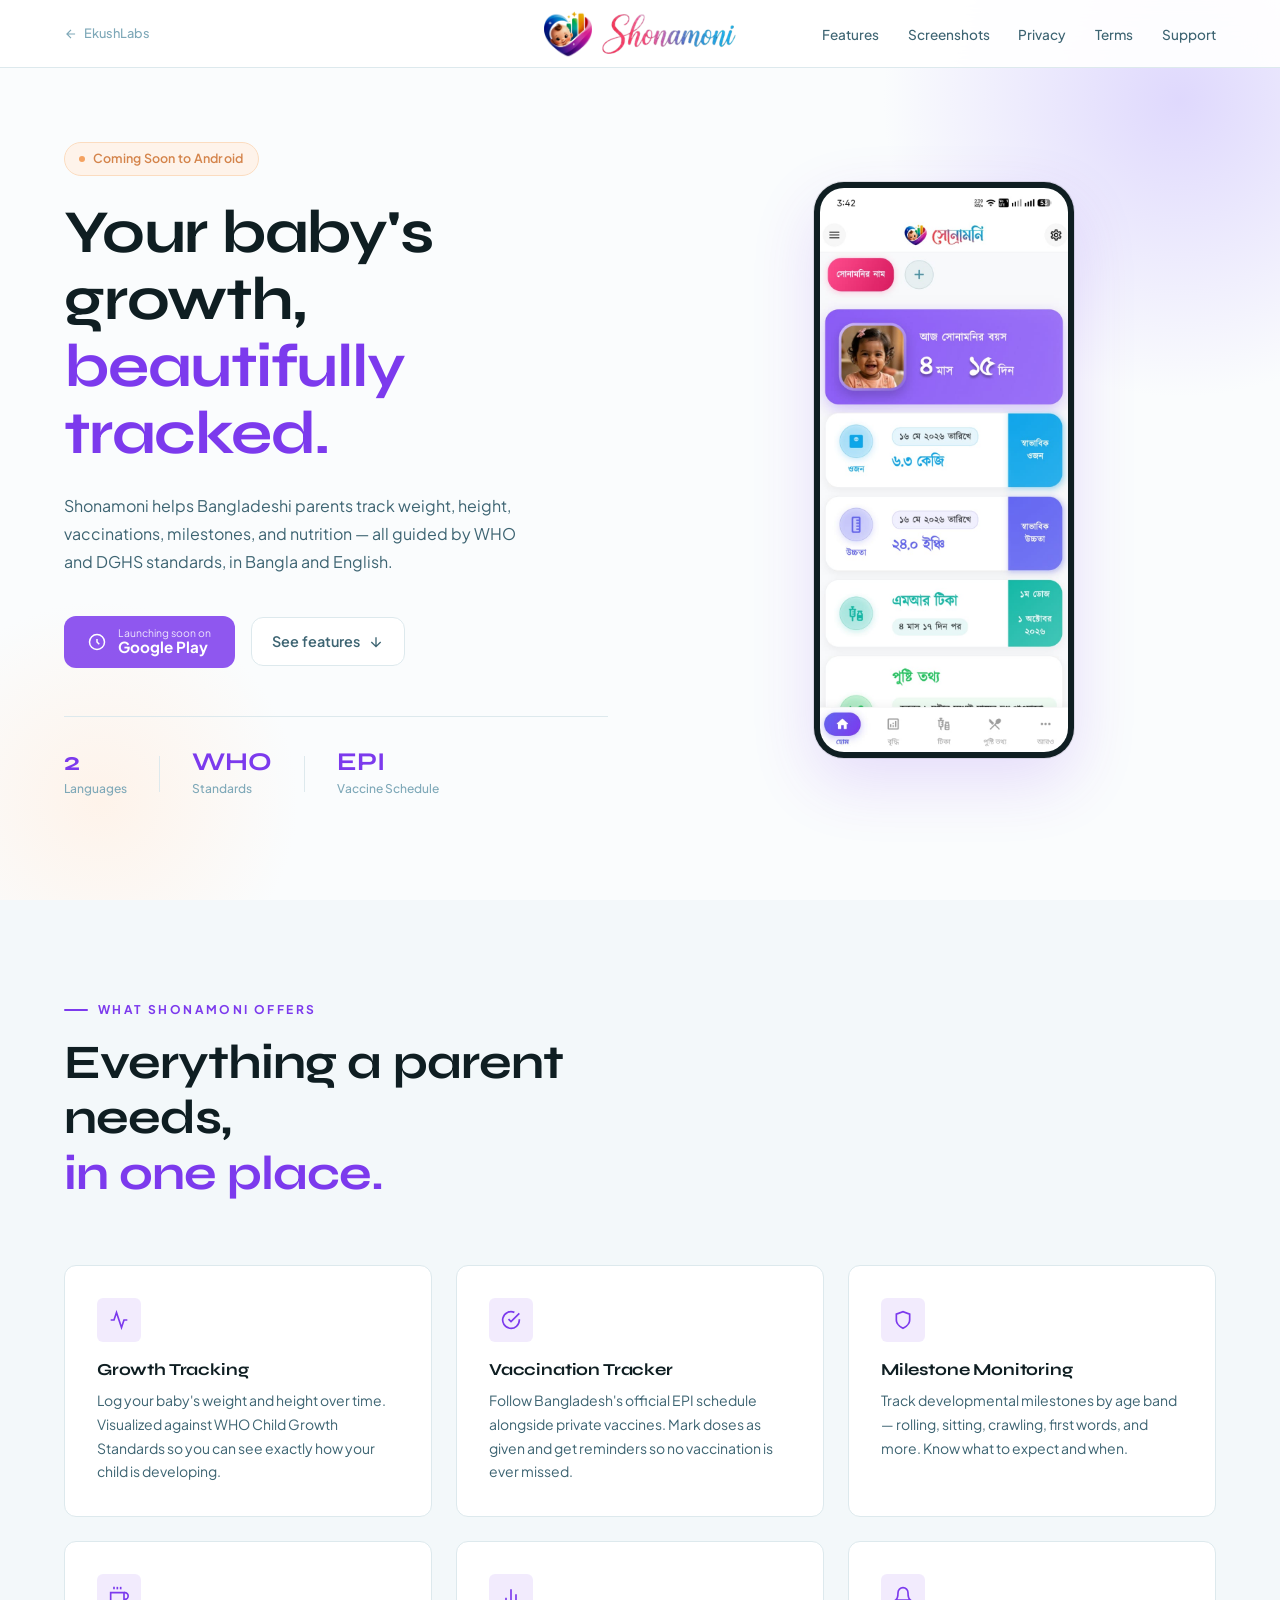
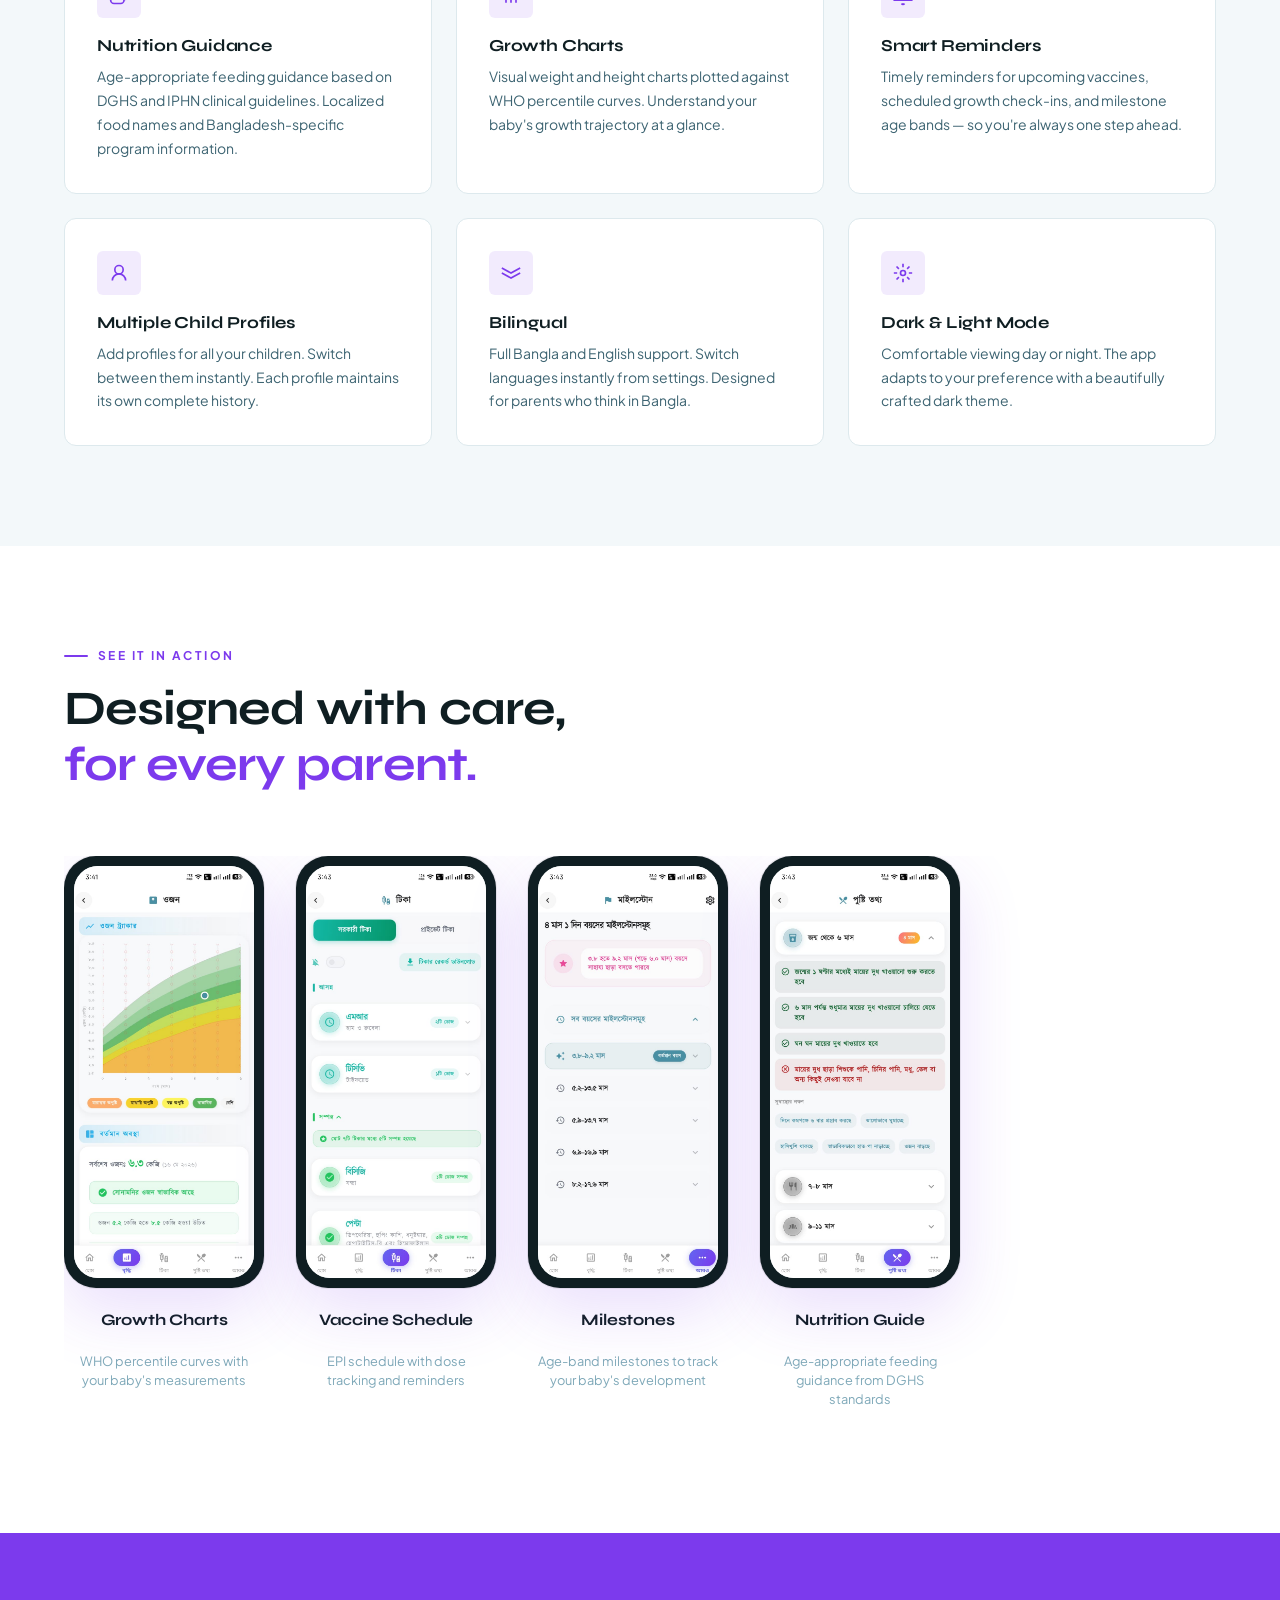
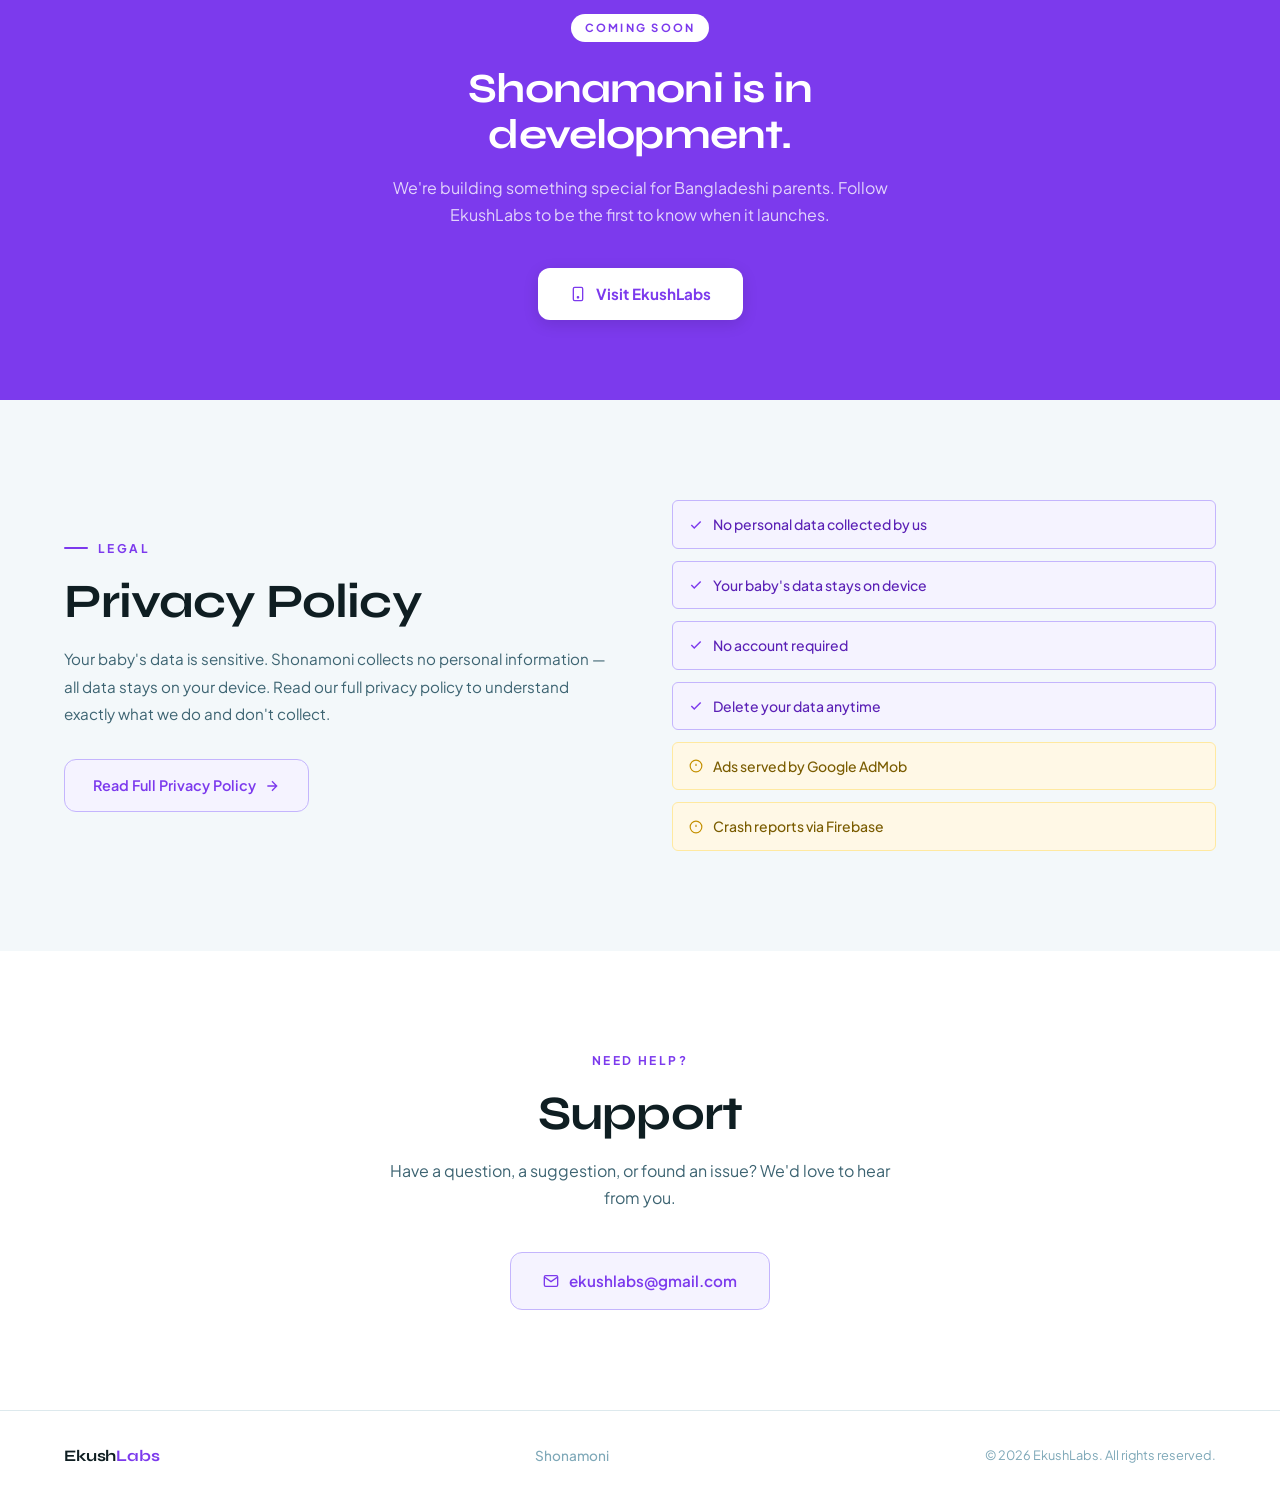
<file: index.html>
<!DOCTYPE html>
<html lang="en">

<head>
  <meta charset="UTF-8" />
  <meta name="viewport" content="width=device-width, initial-scale=1.0" />

  <!-- ─── SEO ─────────────────────────────────────────────────── -->
  <title>Shonamoni - Baby Growth Tracker for Bangladeshi Parents</title>
  <meta name="description"
    content="Shonamoni helps Bangladeshi parents track their baby's growth, vaccinations, milestones and nutrition — all guided by WHO and DGHS standards." />
  <meta name="robots" content="index, follow" />
  <meta name="author" content="EkushLabs" />

  <!-- ─── THEME COLOR ───────────────────────────────────────────── -->
  <meta name="theme-color" content="#7C3AED" />

  <!-- ─── OPEN GRAPH ───────────────────────────────────────────── -->
  <meta property="og:type" content="website" />
  <meta property="og:url" content="https://shonamoni.ekushlabs.com/" />
  <meta property="og:title" content="Shonamoni — Baby Growth Tracker for Bangladeshi Parents" />
  <meta property="og:description"
    content="Track growth, vaccinations, milestones and nutrition — guided by WHO and DGHS standards." />
  <meta property="og:image" content="https://shonamoni.ekushlabs.com/assets/og-image.png" />

  <!-- ─── TWITTER CARD ─────────────────────────────────────────── -->
  <meta name="twitter:card" content="summary_large_image" />
  <meta name="twitter:title" content="Shonamoni — Baby Growth Tracker for Bangladeshi Parents" />
  <meta name="twitter:description"
    content="Track growth, vaccinations, milestones and nutrition — guided by WHO and DGHS standards." />
  <meta name="twitter:image" content="https://shonamoni.ekushlabs.com/assets/og-image.png" />

  <!-- ─── FAVICON ──────────────────────────────────────────────── -->
  <link rel="icon" type="image/png" href="assets/app_logo.png" />
  <link rel="apple-touch-icon" href="assets/app_logo.png" />

  <!-- ─── FONTS ────────────────────────────────────────────────── -->
  <link rel="preconnect" href="https://fonts.googleapis.com" />
  <link rel="preconnect" href="https://fonts.gstatic.com" crossorigin />
  <link
    href="https://fonts.googleapis.com/css2?family=Plus+Jakarta+Sans:wght@300;400;500;600;700&family=Syne:wght@700;800&display=swap"
    rel="stylesheet" />

  <!-- ─── STYLES ───────────────────────────────────────────────── -->
  <link rel="stylesheet" href="css/components.css" />
  <link rel="stylesheet" href="css/style.css" />

  <!-- ─── GOOGLE ANALYTICS ─────────────────────────────────────── -->
  <!--
  <script async src="https://www.googletagmanager.com/gtag/js?id=G-XXXXXXXXXX"></script>
  <script>
    window.dataLayer = window.dataLayer || [];
    function gtag(){dataLayer.push(arguments);}
    gtag('js', new Date());
    gtag('config', 'G-XXXXXXXXXX');
  </script>
  -->
</head>

<body>

  <!-- ─── NAVBAR (injected by components.js) ───────────────────── -->
  <div id="navbar-placeholder"></div>

  <!-- ─── HERO ─────────────────────────────────────────────────── -->
  <section id="hero">
    <div class="hero-bg-shape" aria-hidden="true"></div>
    <div class="hero-bg-shape-2" aria-hidden="true"></div>

    <div class="hero-content">
      <div class="hero-badge">
        <span class="badge-dot" aria-hidden="true"></span>
        Coming Soon to Android
      </div>

      <h1 class="hero-title">
        Your baby's growth,<br />
        <span class="accent">beautifully tracked.</span>
      </h1>

      <p class="hero-tagline">
        Shonamoni helps Bangladeshi parents track weight, height, vaccinations, milestones, and nutrition —
        all guided by WHO and DGHS standards, in Bangla and English.
      </p>

      <div class="hero-actions">
        <div class="btn-coming-soon">
          <svg viewBox="0 0 24 24" fill="none" stroke="currentColor" stroke-width="2" aria-hidden="true">
            <circle cx="12" cy="12" r="10" />
            <path d="M12 8v4l3 3" />
          </svg>
          <div class="btn-text">
            <span class="btn-sub">Launching soon on</span>
            <span class="btn-main">Google Play</span>
          </div>
        </div>

        <a href="#features" class="btn-secondary">
          See features
          <svg viewBox="0 0 24 24" fill="none" stroke="currentColor" stroke-width="2" aria-hidden="true">
            <path d="M12 5v14M5 12l7 7 7-7" />
          </svg>
        </a>
      </div>

      <div class="hero-stats">
        <div class="hero-stat">
          <span class="stat-num">2</span>
          <span class="stat-label">Languages</span>
        </div>
        <div class="stat-divider" aria-hidden="true"></div>
        <div class="hero-stat">
          <span class="stat-num">WHO</span>
          <span class="stat-label">Standards</span>
        </div>
        <div class="stat-divider" aria-hidden="true"></div>
        <div class="hero-stat">
          <span class="stat-num">EPI</span>
          <span class="stat-label">Vaccine Schedule</span>
        </div>
      </div>
    </div>

    <div class="hero-phone" aria-hidden="true">
      <div class="phone-mockup">
        <div class="phone-screen">
          <img src="assets/screenshots/1_home.jpeg" alt="Shonamoni Home Screen" />
          <div class="phone-placeholder">
            <svg viewBox="0 0 24 24" fill="none" stroke="currentColor" stroke-width="1.5">
              <path
                d="M20.84 4.61a5.5 5.5 0 0 0-7.78 0L12 5.67l-1.06-1.06a5.5 5.5 0 0 0-7.78 7.78l1.06 1.06L12 21.23l7.78-7.78 1.06-1.06a5.5 5.5 0 0 0 0-7.78z" />
            </svg>
          </div>
        </div>
      </div>
    </div>
  </section>

  <!-- ─── FEATURES ─────────────────────────────────────────────── -->
  <section id="features">
    <div class="section-header reveal">
      <p class="section-label">What Shonamoni offers</p>
      <h2 class="section-title">Everything a parent needs,<br /><span class="accent">in one place.</span></h2>
    </div>

    <div class="features-grid">

      <div class="feature-card reveal">
        <div class="feature-icon">
          <svg viewBox="0 0 24 24" fill="none" stroke="currentColor" stroke-width="2">
            <polyline points="22 12 18 12 15 21 9 3 6 12 2 12" />
          </svg>
        </div>
        <h3 class="feature-title">Growth Tracking</h3>
        <p class="feature-desc">Log your baby's weight and height over time. Visualized against WHO Child Growth
          Standards so you can see exactly how your child is developing.</p>
      </div>

      <div class="feature-card reveal">
        <div class="feature-icon">
          <svg viewBox="0 0 24 24" fill="none" stroke="currentColor" stroke-width="2">
            <path d="M22 11.08V12a10 10 0 1 1-5.93-9.14" />
            <polyline points="22 4 12 14.01 9 11.01" />
          </svg>
        </div>
        <h3 class="feature-title">Vaccination Tracker</h3>
        <p class="feature-desc">Follow Bangladesh's official EPI schedule alongside private vaccines. Mark doses as
          given and get reminders so no vaccination is ever missed.</p>
      </div>

      <div class="feature-card reveal">
        <div class="feature-icon">
          <svg viewBox="0 0 24 24" fill="none" stroke="currentColor" stroke-width="2">
            <path d="M12 22s8-4 8-10V5l-8-3-8 3v7c0 6 8 10 8 10z" />
          </svg>
        </div>
        <h3 class="feature-title">Milestone Monitoring</h3>
        <p class="feature-desc">Track developmental milestones by age band — rolling, sitting, crawling, first words,
          and more. Know what to expect and when.</p>
      </div>

      <div class="feature-card reveal">
        <div class="feature-icon">
          <svg viewBox="0 0 24 24" fill="none" stroke="currentColor" stroke-width="2">
            <path d="M18 8h1a4 4 0 0 1 0 8h-1" />
            <path d="M2 8h16v9a4 4 0 0 1-4 4H6a4 4 0 0 1-4-4V8z" />
            <line x1="6" y1="1" x2="6" y2="4" />
            <line x1="10" y1="1" x2="10" y2="4" />
            <line x1="14" y1="1" x2="14" y2="4" />
          </svg>
        </div>
        <h3 class="feature-title">Nutrition Guidance</h3>
        <p class="feature-desc">Age-appropriate feeding guidance based on DGHS and IPHN clinical guidelines. Localized
          food names and Bangladesh-specific program information.</p>
      </div>

      <div class="feature-card reveal">
        <div class="feature-icon">
          <svg viewBox="0 0 24 24" fill="none" stroke="currentColor" stroke-width="2">
            <path d="M18 20V10" />
            <path d="M12 20V4" />
            <path d="M6 20v-6" />
          </svg>
        </div>
        <h3 class="feature-title">Growth Charts</h3>
        <p class="feature-desc">Visual weight and height charts plotted against WHO percentile curves. Understand your
          baby's growth trajectory at a glance.</p>
      </div>

      <div class="feature-card reveal">
        <div class="feature-icon">
          <svg viewBox="0 0 24 24" fill="none" stroke="currentColor" stroke-width="2">
            <path d="M18 8A6 6 0 0 0 6 8c0 7-3 9-3 9h18s-3-2-3-9" />
            <path d="M13.73 21a2 2 0 0 1-3.46 0" />
          </svg>
        </div>
        <h3 class="feature-title">Smart Reminders</h3>
        <p class="feature-desc">Timely reminders for upcoming vaccines, scheduled growth check-ins, and milestone age
          bands — so you're always one step ahead.</p>
      </div>

      <div class="feature-card reveal">
        <div class="feature-icon">
          <svg viewBox="0 0 24 24" fill="none" stroke="currentColor" stroke-width="2">
            <circle cx="12" cy="8" r="5" />
            <path d="M20 21a8 8 0 1 0-16 0" />
          </svg>
        </div>
        <h3 class="feature-title">Multiple Child Profiles</h3>
        <p class="feature-desc">Add profiles for all your children. Switch between them instantly. Each profile
          maintains its own complete history.</p>
      </div>

      <div class="feature-card reveal">
        <div class="feature-icon">
          <svg viewBox="0 0 24 24" fill="none" stroke="currentColor" stroke-width="2">
            <path d="M1 6l11 6 11-6" />
            <path d="M1 12l11 6 11-6" />
          </svg>
        </div>
        <h3 class="feature-title">Bilingual</h3>
        <p class="feature-desc">Full Bangla and English support. Switch languages instantly from settings. Designed for
          parents who think in Bangla.</p>
      </div>

      <div class="feature-card reveal">
        <div class="feature-icon">
          <svg viewBox="0 0 24 24" fill="none" stroke="currentColor" stroke-width="2">
            <circle cx="12" cy="12" r="3" />
            <path
              d="M12 1v4M12 19v4M4.22 4.22l2.83 2.83M16.95 16.95l2.83 2.83M1 12h4M19 12h4M4.22 19.78l2.83-2.83M16.95 7.05l2.83-2.83" />
          </svg>
        </div>
        <h3 class="feature-title">Dark &amp; Light Mode</h3>
        <p class="feature-desc">Comfortable viewing day or night. The app adapts to your preference with a beautifully
          crafted dark theme.</p>
      </div>

    </div>
  </section>

  <!-- ─── SCREENSHOTS ───────────────────────────────────────────── -->
  <section id="screenshots">
    <div class="section-header reveal">
      <p class="section-label">See it in action</p>
      <h2 class="section-title">Designed with care,<br /><span class="accent">for every parent.</span></h2>
    </div>

    <div class="screenshots-row">

      <div class="screenshot-item reveal">
        <div class="screenshot-phone">
          <div class="screenshot-phone-inner">
            <img src="assets/screenshots/2_growth.jpeg" alt="Growth Tracking Screen" />
          </div>
        </div>
        <p class="screenshot-caption">Growth Charts</p>
        <p class="screenshot-desc">WHO percentile curves with your baby's measurements</p>
      </div>

      <div class="screenshot-item reveal">
        <div class="screenshot-phone">
          <div class="screenshot-phone-inner">
            <img src="assets/screenshots/3_vaccines.jpeg" alt="Vaccine Tracker Screen" />
          </div>
        </div>
        <p class="screenshot-caption">Vaccine Schedule</p>
        <p class="screenshot-desc">EPI schedule with dose tracking and reminders</p>
      </div>

      <div class="screenshot-item reveal">
        <div class="screenshot-phone">
          <div class="screenshot-phone-inner">
            <img src="assets/screenshots/4_milestones.jpeg" alt="Milestones Screen" />
          </div>
        </div>
        <p class="screenshot-caption">Milestones</p>
        <p class="screenshot-desc">Age-band milestones to track your baby's development</p>
      </div>

      <div class="screenshot-item reveal">
        <div class="screenshot-phone">
          <div class="screenshot-phone-inner">
            <img src="assets/screenshots/5_nutrition.jpeg" alt="Nutrition Screen" />
          </div>
        </div>
        <p class="screenshot-caption">Nutrition Guide</p>
        <p class="screenshot-desc">Age-appropriate feeding guidance from DGHS standards</p>
      </div>

    </div>
  </section>

  <!-- ─── COMING SOON BANNER ────────────────────────────────────── -->
  <section id="notify">
    <div class="notify-inner reveal">
      <div class="notify-badge">Coming Soon</div>
      <h2 class="notify-title">Shonamoni is in development.</h2>
      <p class="notify-sub">We're building something special for Bangladeshi parents. Follow EkushLabs to be the first
        to know when it launches.</p>
      <a href="https://ekushlabs.com" class="btn-notify">
        <svg viewBox="0 0 24 24" fill="none" stroke="currentColor" stroke-width="2" aria-hidden="true">
          <rect x="5" y="2" width="14" height="20" rx="2" />
          <circle cx="12" cy="17" r="1" fill="currentColor" />
        </svg>
        Visit EkushLabs
      </a>
    </div>
  </section>

  <!-- ─── PRIVACY TEASER ───────────────────────────────────────── -->
  <section id="privacy">
    <div class="privacy-teaser reveal">
      <div class="privacy-teaser-left">
        <p class="section-label">Legal</p>
        <h2 class="section-title">Privacy Policy</h2>
        <p class="privacy-teaser-desc">Your baby's data is sensitive. Shonamoni collects no personal information — all
          data stays on your device. Read our full privacy policy to understand exactly what we do and don't collect.
        </p>
        <a href="privacy.html" class="btn-privacy">
          Read Full Privacy Policy
          <svg viewBox="0 0 24 24" fill="none" stroke="currentColor" stroke-width="2" aria-hidden="true">
            <path d="M5 12h14M12 5l7 7-7 7" />
          </svg>
        </a>
      </div>
      <div class="privacy-teaser-right">
        <div class="privacy-pill good">
          <svg viewBox="0 0 24 24" fill="none" stroke="currentColor" stroke-width="2.5">
            <polyline points="20 6 9 17 4 12" />
          </svg>
          No personal data collected by us
        </div>
        <div class="privacy-pill good">
          <svg viewBox="0 0 24 24" fill="none" stroke="currentColor" stroke-width="2.5">
            <polyline points="20 6 9 17 4 12" />
          </svg>
          Your baby's data stays on device
        </div>
        <div class="privacy-pill good">
          <svg viewBox="0 0 24 24" fill="none" stroke="currentColor" stroke-width="2.5">
            <polyline points="20 6 9 17 4 12" />
          </svg>
          No account required
        </div>
        <div class="privacy-pill good">
          <svg viewBox="0 0 24 24" fill="none" stroke="currentColor" stroke-width="2.5">
            <polyline points="20 6 9 17 4 12" />
          </svg>
          Delete your data anytime
        </div>
        <div class="privacy-pill neutral">
          <svg viewBox="0 0 24 24" fill="none" stroke="currentColor" stroke-width="2">
            <circle cx="12" cy="12" r="10" />
            <line x1="12" y1="8" x2="12" y2="12" />
            <line x1="12" y1="16" x2="12.01" y2="16" />
          </svg>
          Ads served by Google AdMob
        </div>
        <div class="privacy-pill neutral">
          <svg viewBox="0 0 24 24" fill="none" stroke="currentColor" stroke-width="2">
            <circle cx="12" cy="12" r="10" />
            <line x1="12" y1="8" x2="12" y2="12" />
            <line x1="12" y1="16" x2="12.01" y2="16" />
          </svg>
          Crash reports via Firebase
        </div>
      </div>
    </div>
  </section>

  <!-- ─── SUPPORT ───────────────────────────────────────────────── -->
  <section id="support">
    <div class="support-inner reveal">
      <p class="section-label center">Need help?</p>
      <h2 class="section-title center">Support</h2>
      <p class="support-sub">Have a question, a suggestion, or found an issue? We'd love to hear from you.</p>
      <a href="mailto:ekushlabs@gmail.com" class="contact-email">
        <svg viewBox="0 0 24 24" fill="none" stroke="currentColor" stroke-width="2" aria-hidden="true">
          <path d="M4 4h16c1.1 0 2 .9 2 2v12c0 1.1-.9 2-2 2H4c-1.1 0-2-.9-2-2V6c0-1.1.9-2 2-2z" />
          <polyline points="22,6 12,13 2,6" />
        </svg>
        <span>ekushlabs@gmail.com</span>
      </a>
    </div>
  </section>

  <!-- ─── FOOTER (injected by components.js) ───────────────────── -->
  <div id="footer-placeholder"></div>

  <!-- ─── SCRIPTS ───────────────────────────────────────────────── -->
  <script src="js/components.js" defer></script>
  <script src="js/main.js" defer></script>

</body>

</html>
</file>
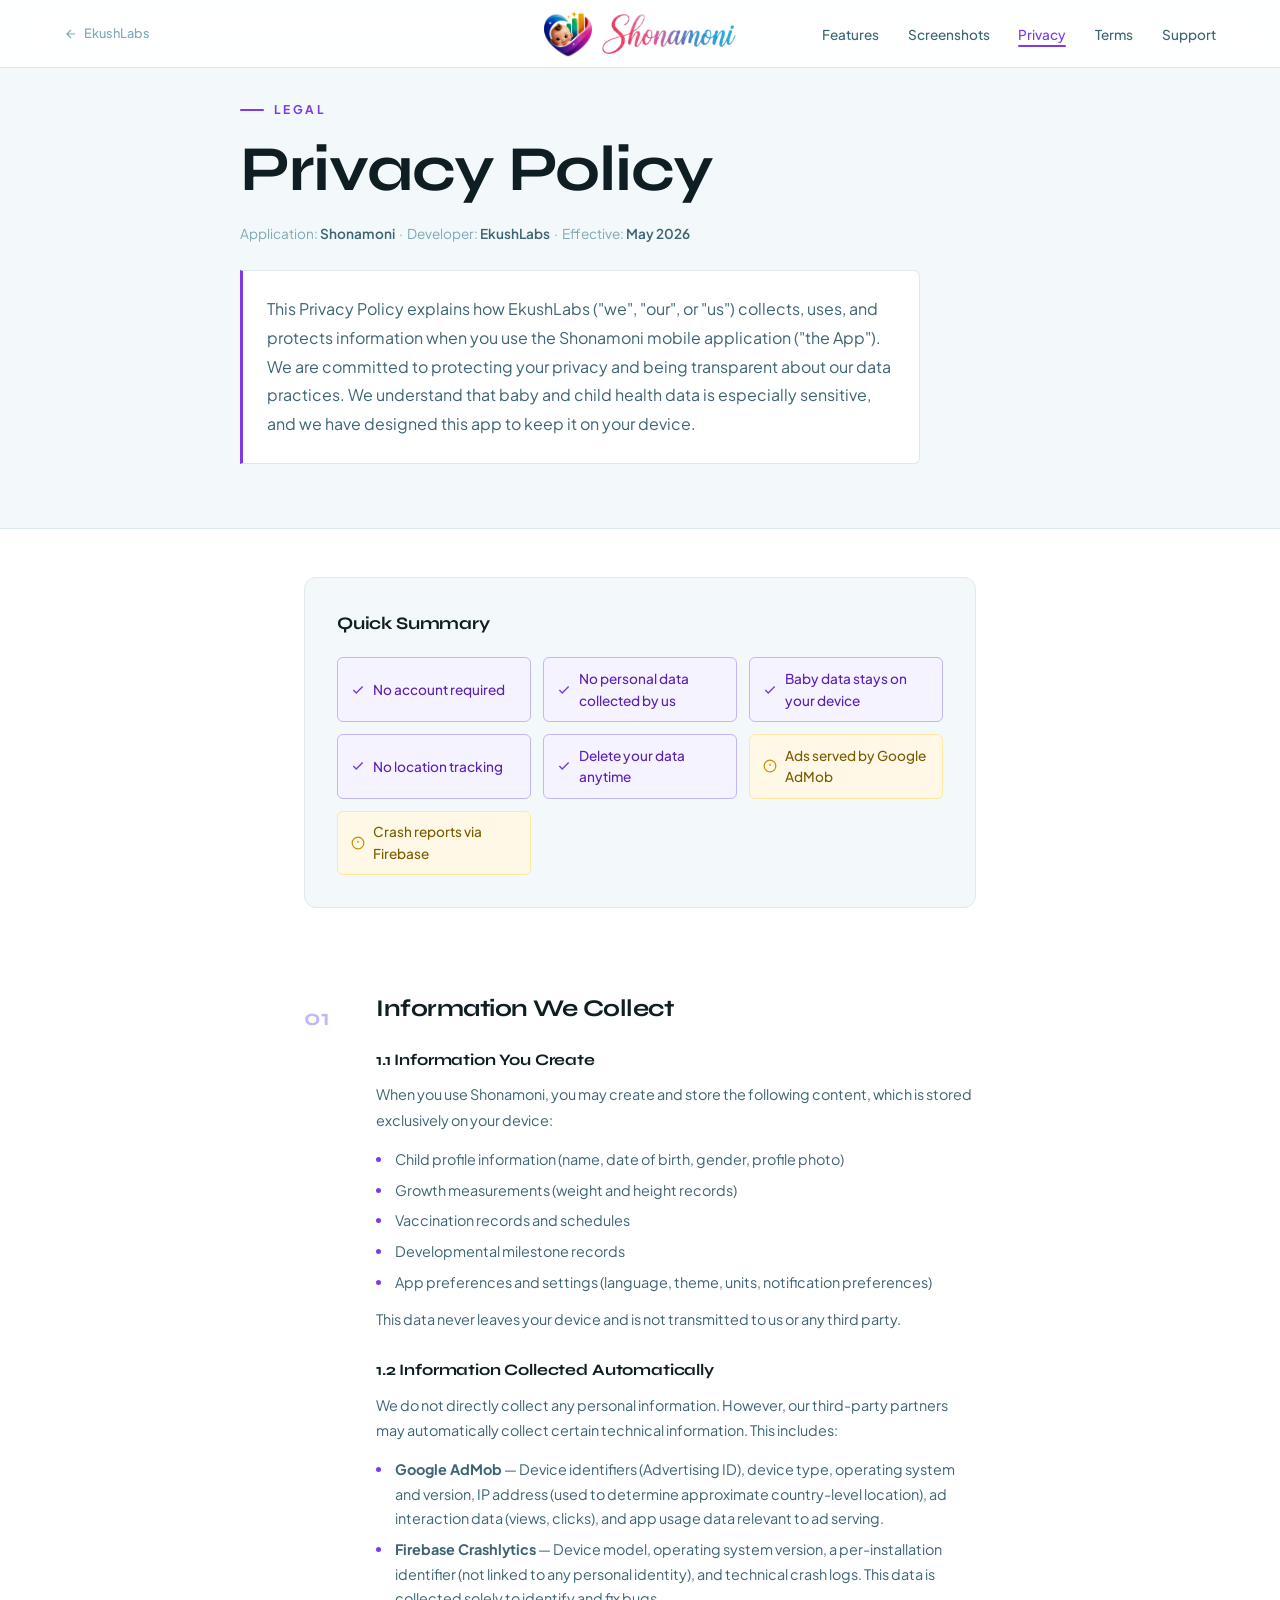
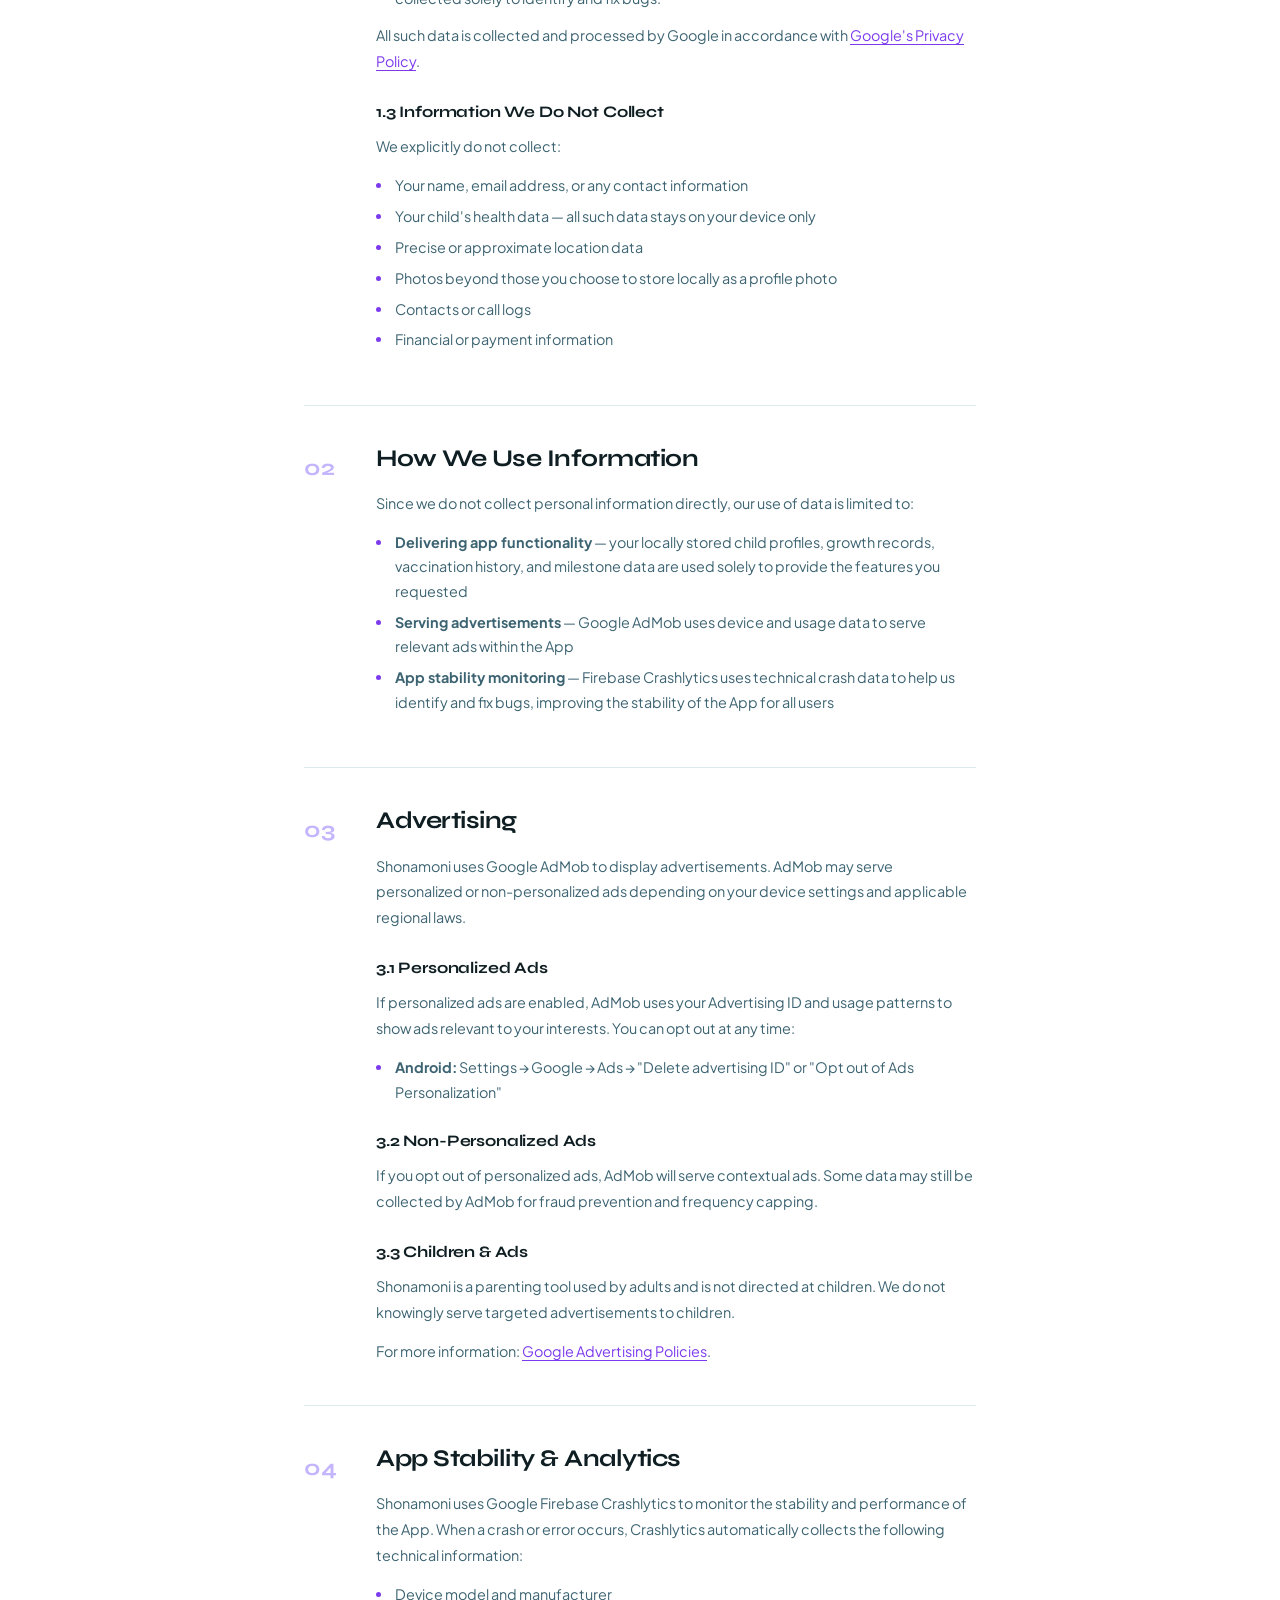
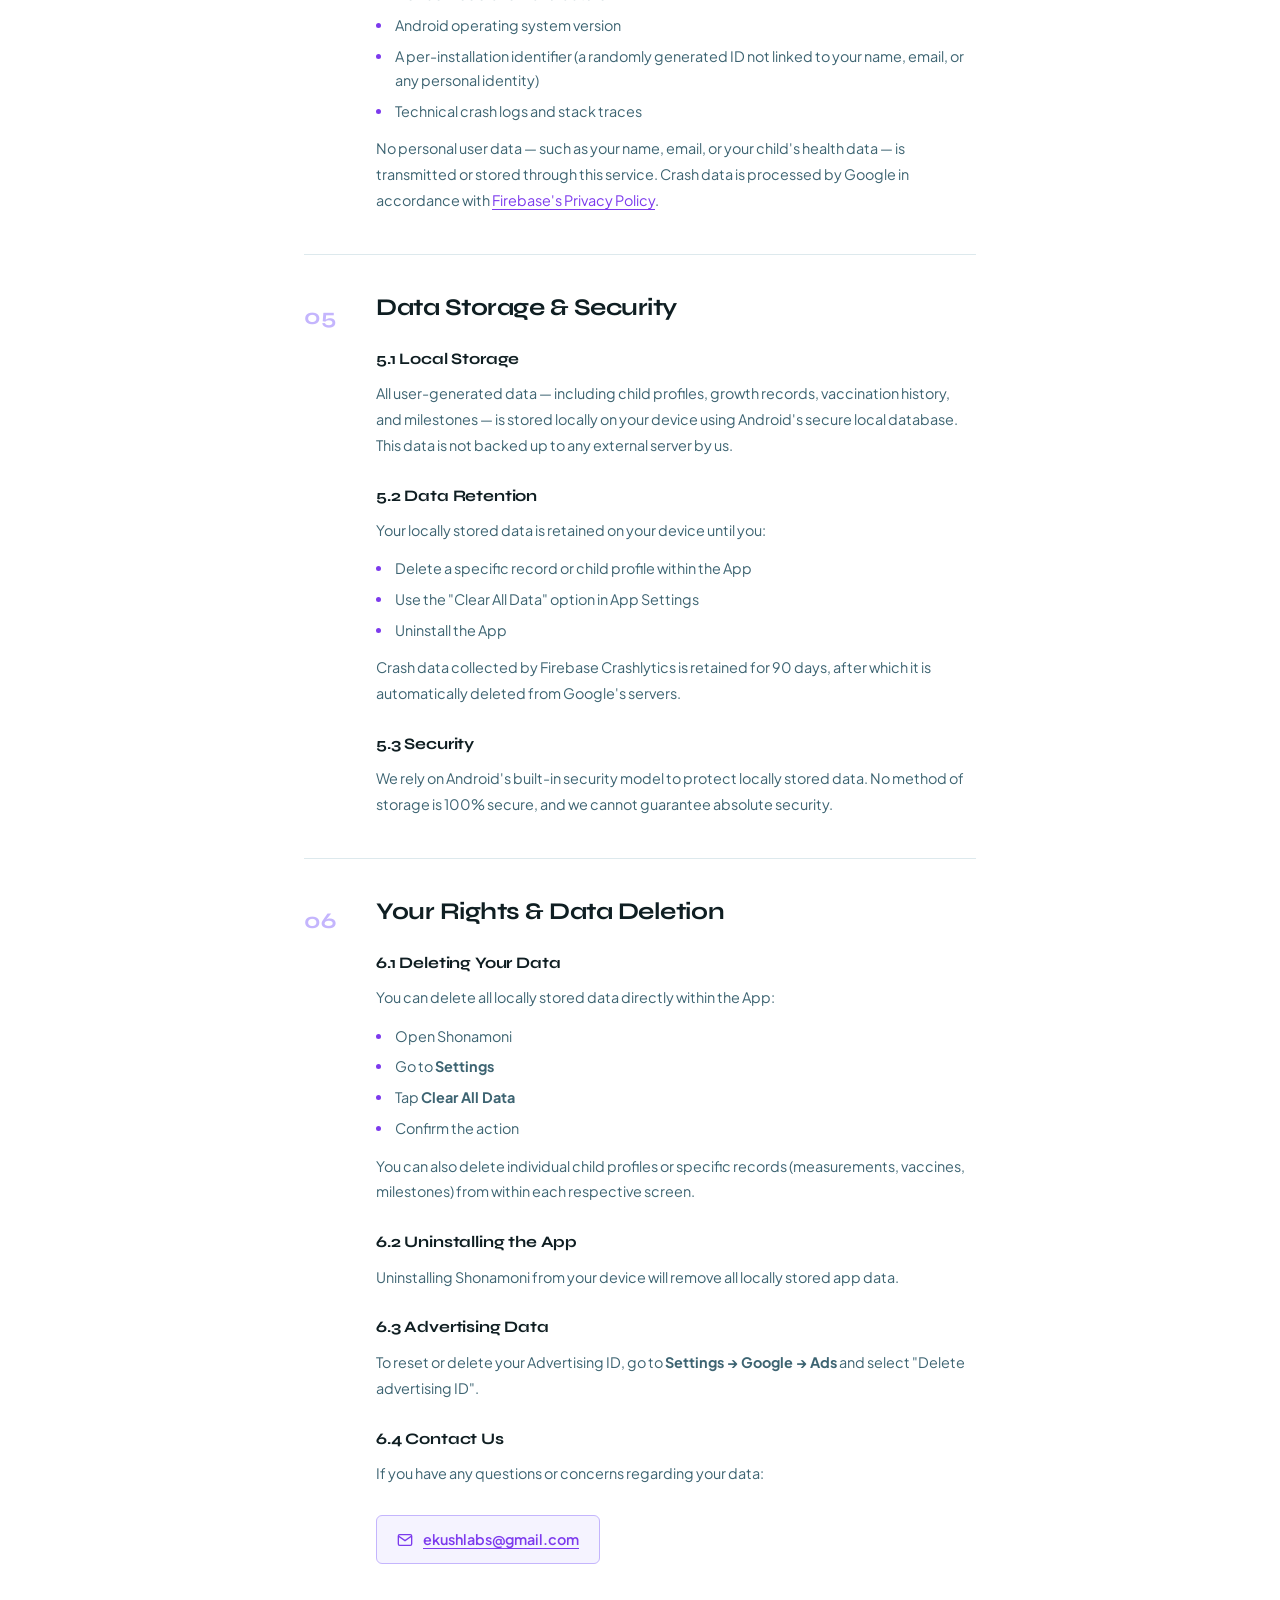
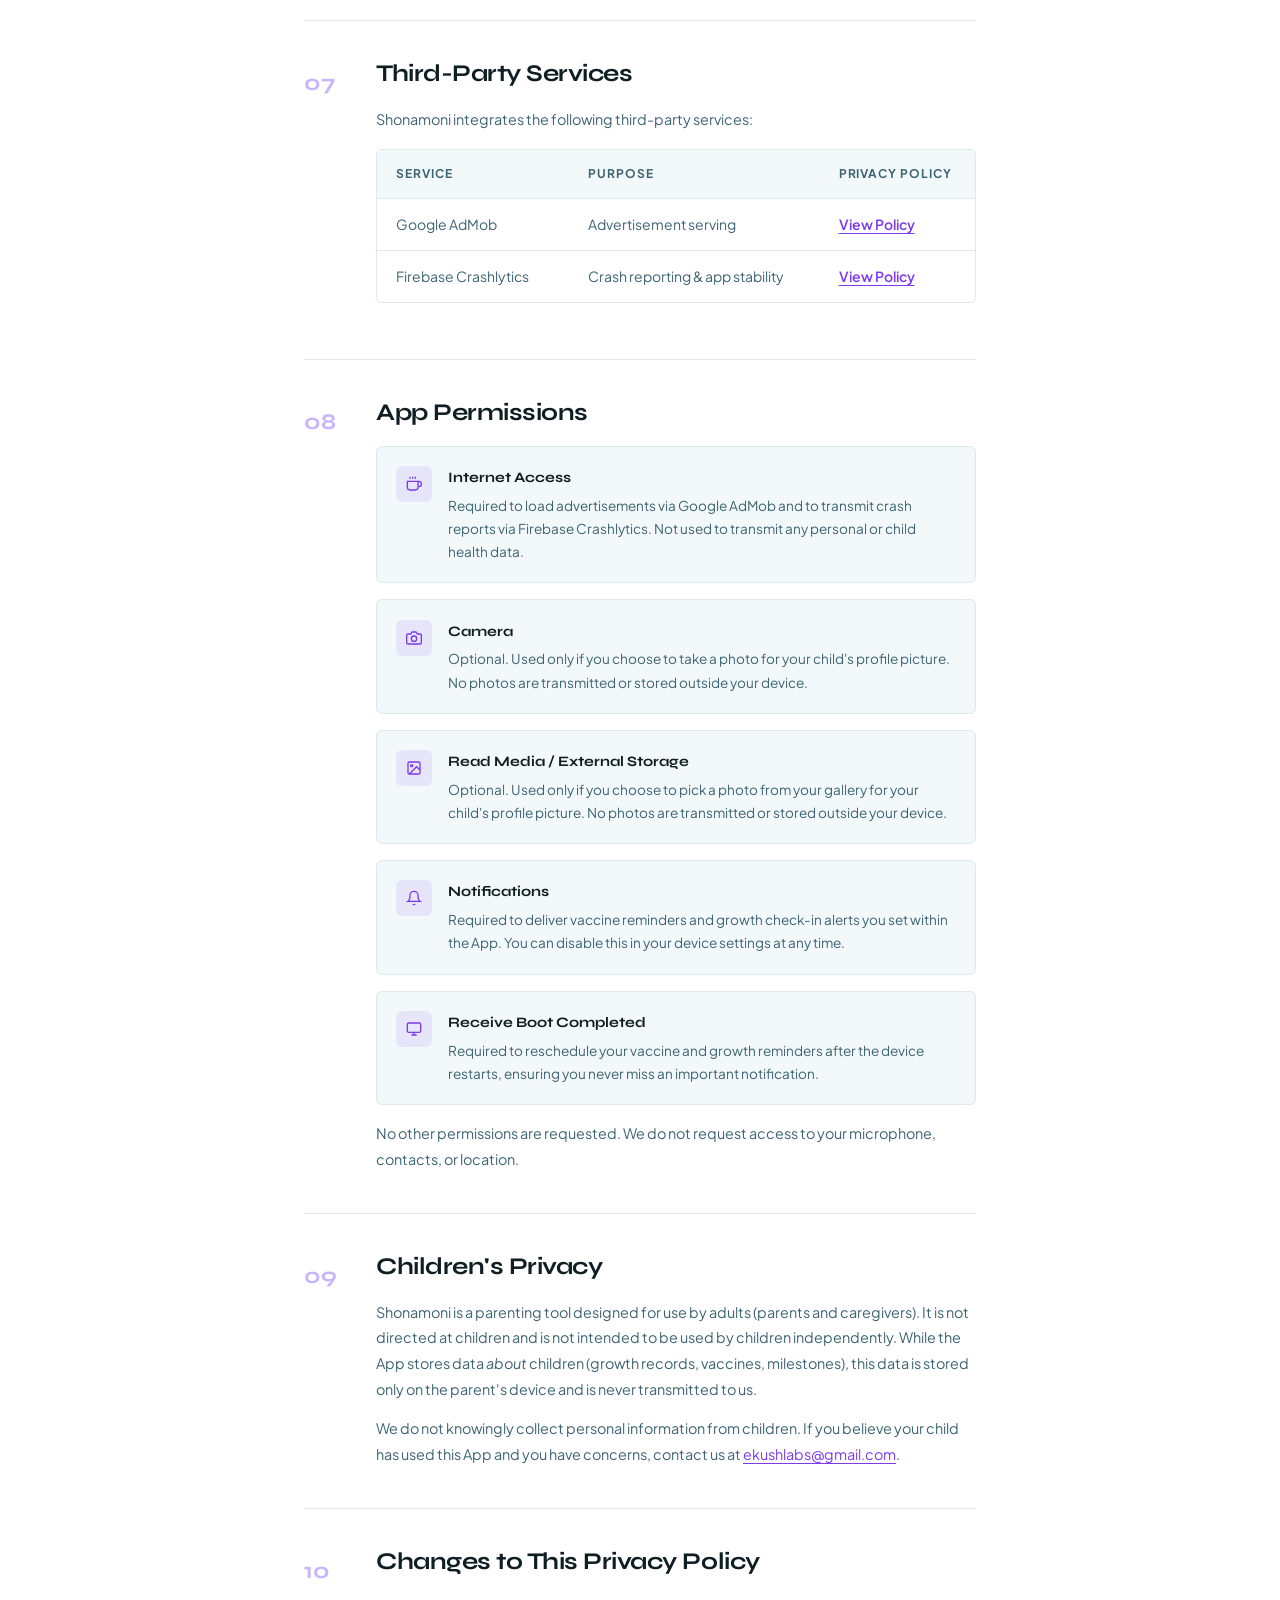
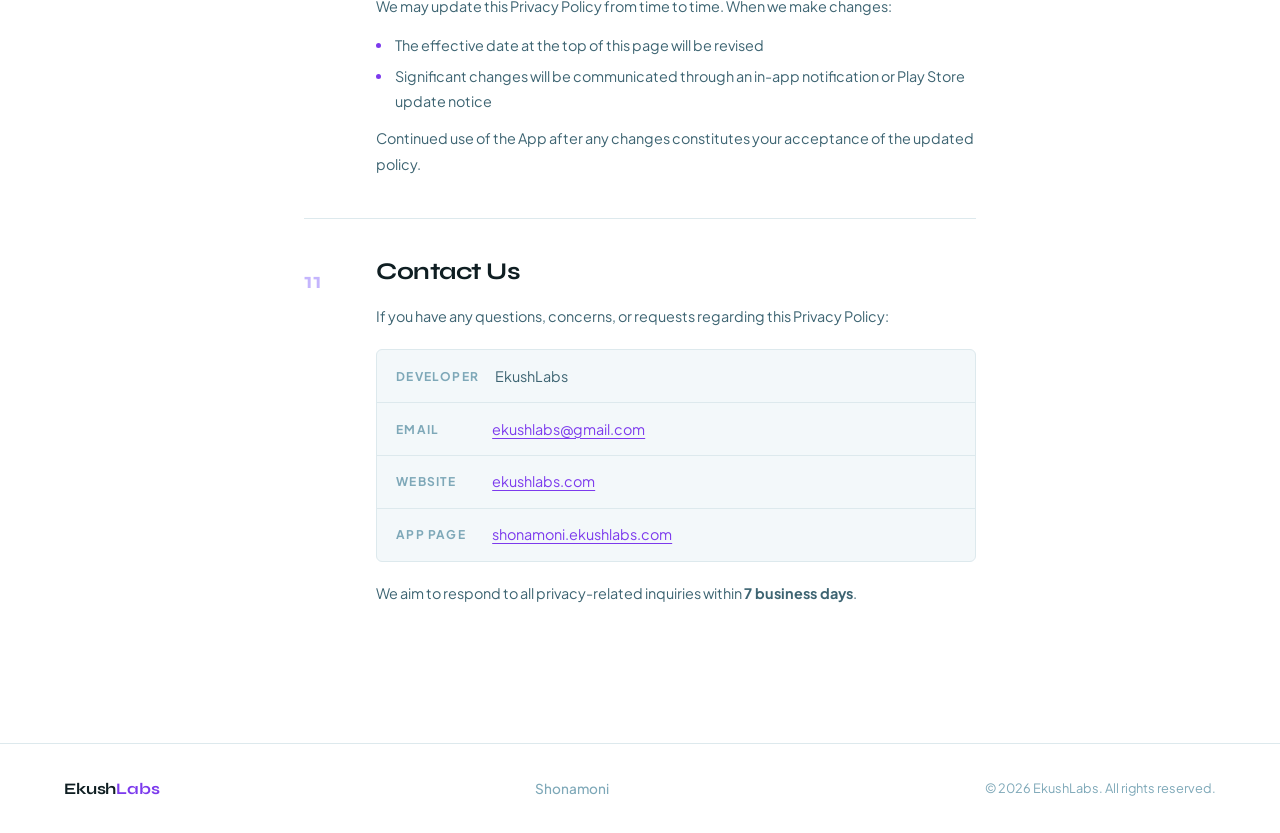
<file: privacy.html>
<!DOCTYPE html>
<html lang="en">

<head>
  <meta charset="UTF-8" />
  <meta name="viewport" content="width=device-width, initial-scale=1.0" />

  <!-- ─── SEO ─────────────────────────────────────────────────── -->
  <title>Privacy Policy — Shonamoni</title>
  <meta name="description" content="Privacy Policy for Shonamoni, developed by EkushLabs." />
  <meta name="robots" content="index, follow" />

  <!-- ─── THEME COLOR ───────────────────────────────────────────── -->
  <meta name="theme-color" content="#7C3AED" />

  <!-- ─── FAVICON ──────────────────────────────────────────────── -->
  <link rel="icon" type="image/png" href="assets/app_logo.png" />
  <link rel="apple-touch-icon" href="assets/app_logo.png" />

  <!-- ─── FONTS ────────────────────────────────────────────────── -->
  <link rel="preconnect" href="https://fonts.googleapis.com" />
  <link rel="preconnect" href="https://fonts.gstatic.com" crossorigin />
  <link
    href="https://fonts.googleapis.com/css2?family=Plus+Jakarta+Sans:wght@300;400;500;600;700&family=Syne:wght@700;800&display=swap"
    rel="stylesheet" />

  <!-- ─── STYLES ───────────────────────────────────────────────── -->
  <link rel="stylesheet" href="css/components.css" />
  <link rel="stylesheet" href="css/privacy.css" />
</head>

<body>

  <!-- ─── NAVBAR ───────────────────────────────────────────────── -->
  <div id="navbar-placeholder"></div>

  <!-- ─── HEADER ───────────────────────────────────────────────── -->
  <header class="policy-header">
    <div class="policy-header-inner">
      <p class="section-label">Legal</p>
      <h1 class="policy-title">Privacy Policy</h1>
      <p class="policy-meta">
        Application: <strong>Shonamoni</strong> &nbsp;·&nbsp;
        Developer: <strong>EkushLabs</strong> &nbsp;·&nbsp;
        Effective: <strong id="effective-date"></strong>
      </p>
      <p class="policy-intro">
        This Privacy Policy explains how EkushLabs ("we", "our", or "us") collects, uses, and protects information when
        you use the Shonamoni mobile application ("the App"). We are committed to protecting your privacy and being
        transparent about our data practices. We understand that baby and child health data is especially sensitive,
        and we have designed this app to keep it on your device.
      </p>
    </div>
  </header>

  <!-- ─── CONTENT ──────────────────────────────────────────────── -->
  <main class="policy-main">
    <div class="policy-container">

      <!-- Quick Summary -->
      <div class="policy-summary">
        <h2 class="summary-title">Quick Summary</h2>
        <div class="summary-grid">
          <div class="summary-item good">
            <svg viewBox="0 0 24 24" fill="none" stroke="currentColor" stroke-width="2.5">
              <polyline points="20 6 9 17 4 12" />
            </svg>
            <span>No account required</span>
          </div>
          <div class="summary-item good">
            <svg viewBox="0 0 24 24" fill="none" stroke="currentColor" stroke-width="2.5">
              <polyline points="20 6 9 17 4 12" />
            </svg>
            <span>No personal data collected by us</span>
          </div>
          <div class="summary-item good">
            <svg viewBox="0 0 24 24" fill="none" stroke="currentColor" stroke-width="2.5">
              <polyline points="20 6 9 17 4 12" />
            </svg>
            <span>Baby data stays on your device</span>
          </div>
          <div class="summary-item good">
            <svg viewBox="0 0 24 24" fill="none" stroke="currentColor" stroke-width="2.5">
              <polyline points="20 6 9 17 4 12" />
            </svg>
            <span>No location tracking</span>
          </div>
          <div class="summary-item good">
            <svg viewBox="0 0 24 24" fill="none" stroke="currentColor" stroke-width="2.5">
              <polyline points="20 6 9 17 4 12" />
            </svg>
            <span>Delete your data anytime</span>
          </div>
          <div class="summary-item neutral">
            <svg viewBox="0 0 24 24" fill="none" stroke="currentColor" stroke-width="2">
              <circle cx="12" cy="12" r="10" />
              <line x1="12" y1="8" x2="12" y2="12" />
              <line x1="12" y1="16" x2="12.01" y2="16" />
            </svg>
            <span>Ads served by Google AdMob</span>
          </div>
          <div class="summary-item neutral">
            <svg viewBox="0 0 24 24" fill="none" stroke="currentColor" stroke-width="2">
              <circle cx="12" cy="12" r="10" />
              <line x1="12" y1="8" x2="12" y2="12" />
              <line x1="12" y1="16" x2="12.01" y2="16" />
            </svg>
            <span>Crash reports via Firebase</span>
          </div>
        </div>
      </div>

      <!-- 1. Information We Collect -->
      <section class="policy-section">
        <div class="section-number">01</div>
        <div class="section-body">
          <h2>Information We Collect</h2>
          <h3>1.1 Information You Create</h3>
          <p>When you use Shonamoni, you may create and store the following content, which is stored exclusively on your
            device:</p>
          <ul>
            <li>Child profile information (name, date of birth, gender, profile photo)</li>
            <li>Growth measurements (weight and height records)</li>
            <li>Vaccination records and schedules</li>
            <li>Developmental milestone records</li>
            <li>App preferences and settings (language, theme, units, notification preferences)</li>
          </ul>
          <p>This data never leaves your device and is not transmitted to us or any third party.</p>

          <h3>1.2 Information Collected Automatically</h3>
          <p>We do not directly collect any personal information. However, our third-party partners may automatically
            collect certain technical information. This includes:</p>
          <ul>
            <li><strong>Google AdMob</strong> — Device identifiers (Advertising ID), device type, operating system
              and version, IP address (used to determine approximate country-level location), ad interaction data
              (views, clicks), and app usage data relevant to ad serving.</li>
            <li><strong>Firebase Crashlytics</strong> — Device model, operating system version, a per-installation
              identifier (not linked to any personal identity), and technical crash logs. This data is collected
              solely to identify and fix bugs.</li>
          </ul>
          <p>All such data is collected and processed by Google in accordance with <a
              href="https://policies.google.com/privacy" target="_blank" rel="noopener">Google's Privacy Policy</a>.</p>

          <h3>1.3 Information We Do Not Collect</h3>
          <p>We explicitly do not collect:</p>
          <ul>
            <li>Your name, email address, or any contact information</li>
            <li>Your child's health data — all such data stays on your device only</li>
            <li>Precise or approximate location data</li>
            <li>Photos beyond those you choose to store locally as a profile photo</li>
            <li>Contacts or call logs</li>
            <li>Financial or payment information</li>
          </ul>
        </div>
      </section>

      <!-- 2. How We Use Information -->
      <section class="policy-section">
        <div class="section-number">02</div>
        <div class="section-body">
          <h2>How We Use Information</h2>
          <p>Since we do not collect personal information directly, our use of data is limited to:</p>
          <ul>
            <li><strong>Delivering app functionality</strong> — your locally stored child profiles, growth records,
              vaccination history, and milestone data are used solely to provide the features you requested</li>
            <li><strong>Serving advertisements</strong> — Google AdMob uses device and usage data to serve relevant
              ads within the App</li>
            <li><strong>App stability monitoring</strong> — Firebase Crashlytics uses technical crash data to help
              us identify and fix bugs, improving the stability of the App for all users</li>
          </ul>
        </div>
      </section>

      <!-- 3. Advertising -->
      <section class="policy-section">
        <div class="section-number">03</div>
        <div class="section-body">
          <h2>Advertising</h2>
          <p>Shonamoni uses Google AdMob to display advertisements. AdMob may serve personalized or non-personalized
            ads depending on your device settings and applicable regional laws.</p>
          <h3>3.1 Personalized Ads</h3>
          <p>If personalized ads are enabled, AdMob uses your Advertising ID and usage patterns to show ads relevant
            to your interests. You can opt out at any time:</p>
          <ul>
            <li><strong>Android:</strong> Settings → Google → Ads → "Delete advertising ID" or "Opt out of Ads
              Personalization"</li>
          </ul>
          <h3>3.2 Non-Personalized Ads</h3>
          <p>If you opt out of personalized ads, AdMob will serve contextual ads. Some data may still be collected
            by AdMob for fraud prevention and frequency capping.</p>
          <h3>3.3 Children &amp; Ads</h3>
          <p>Shonamoni is a parenting tool used by adults and is not directed at children. We do not knowingly
            serve targeted advertisements to children.</p>
          <p>For more information: <a href="https://policies.google.com/technologies/ads" target="_blank"
              rel="noopener">Google Advertising Policies</a>.</p>
        </div>
      </section>

      <!-- 4. App Stability -->
      <section class="policy-section">
        <div class="section-number">04</div>
        <div class="section-body">
          <h2>App Stability &amp; Analytics</h2>
          <p>Shonamoni uses Google Firebase Crashlytics to monitor the stability and performance of the App. When a
            crash or error occurs, Crashlytics automatically collects the following technical information:</p>
          <ul>
            <li>Device model and manufacturer</li>
            <li>Android operating system version</li>
            <li>A per-installation identifier (a randomly generated ID not linked to your name, email, or any
              personal identity)</li>
            <li>Technical crash logs and stack traces</li>
          </ul>
          <p>No personal user data — such as your name, email, or your child's health data — is transmitted or
            stored through this service. Crash data is processed by Google in accordance with
            <a href="https://firebase.google.com/support/privacy" target="_blank" rel="noopener">Firebase's Privacy
              Policy</a>.</p>
        </div>
      </section>

      <!-- 5. Data Storage -->
      <section class="policy-section">
        <div class="section-number">05</div>
        <div class="section-body">
          <h2>Data Storage &amp; Security</h2>
          <h3>5.1 Local Storage</h3>
          <p>All user-generated data — including child profiles, growth records, vaccination history, and milestones
            — is stored locally on your device using Android's secure local database. This data is not backed up to
            any external server by us.</p>
          <h3>5.2 Data Retention</h3>
          <p>Your locally stored data is retained on your device until you:</p>
          <ul>
            <li>Delete a specific record or child profile within the App</li>
            <li>Use the "Clear All Data" option in App Settings</li>
            <li>Uninstall the App</li>
          </ul>
          <p>Crash data collected by Firebase Crashlytics is retained for 90 days, after which it is automatically
            deleted from Google's servers.</p>
          <h3>5.3 Security</h3>
          <p>We rely on Android's built-in security model to protect locally stored data. No method of storage is
            100% secure, and we cannot guarantee absolute security.</p>
        </div>
      </section>

      <!-- 6. Your Rights -->
      <section class="policy-section">
        <div class="section-number">06</div>
        <div class="section-body">
          <h2>Your Rights &amp; Data Deletion</h2>
          <h3>6.1 Deleting Your Data</h3>
          <p>You can delete all locally stored data directly within the App:</p>
          <ul>
            <li>Open Shonamoni</li>
            <li>Go to <strong>Settings</strong></li>
            <li>Tap <strong>Clear All Data</strong></li>
            <li>Confirm the action</li>
          </ul>
          <p>You can also delete individual child profiles or specific records (measurements, vaccines, milestones)
            from within each respective screen.</p>
          <h3>6.2 Uninstalling the App</h3>
          <p>Uninstalling Shonamoni from your device will remove all locally stored app data.</p>
          <h3>6.3 Advertising Data</h3>
          <p>To reset or delete your Advertising ID, go to <strong>Settings → Google → Ads</strong> and select
            "Delete advertising ID".</p>
          <h3>6.4 Contact Us</h3>
          <p>If you have any questions or concerns regarding your data:</p>
          <div class="contact-box">
            <svg viewBox="0 0 24 24" fill="none" stroke="currentColor" stroke-width="2">
              <path d="M4 4h16c1.1 0 2 .9 2 2v12c0 1.1-.9 2-2 2H4c-1.1 0-2-.9-2-2V6c0-1.1.9-2 2-2z" />
              <polyline points="22,6 12,13 2,6" />
            </svg>
            <a href="mailto:ekushlabs@gmail.com">ekushlabs@gmail.com</a>
          </div>
        </div>
      </section>

      <!-- 7. Third-Party Services -->
      <section class="policy-section">
        <div class="section-number">07</div>
        <div class="section-body">
          <h2>Third-Party Services</h2>
          <p>Shonamoni integrates the following third-party services:</p>
          <div class="third-party-table">
            <div class="tp-row tp-header">
              <span>Service</span>
              <span>Purpose</span>
              <span>Privacy Policy</span>
            </div>
            <div class="tp-row">
              <span>Google AdMob</span>
              <span>Advertisement serving</span>
              <a href="https://policies.google.com/privacy" target="_blank" rel="noopener">View Policy</a>
            </div>
            <div class="tp-row">
              <span>Firebase Crashlytics</span>
              <span>Crash reporting &amp; app stability</span>
              <a href="https://firebase.google.com/support/privacy" target="_blank" rel="noopener">View Policy</a>
            </div>
          </div>
        </div>
      </section>

      <!-- 8. Permissions -->
      <section class="policy-section">
        <div class="section-number">08</div>
        <div class="section-body">
          <h2>App Permissions</h2>
          <div class="permissions-list">
            <div class="permission-item">
              <div class="permission-icon">
                <svg viewBox="0 0 24 24" fill="none" stroke="currentColor" stroke-width="2">
                  <path d="M18 8h1a4 4 0 0 1 0 8h-1" />
                  <path d="M2 8h16v9a4 4 0 0 1-4 4H6a4 4 0 0 1-4-4V8z" />
                  <line x1="6" y1="1" x2="6" y2="4" />
                  <line x1="10" y1="1" x2="10" y2="4" />
                  <line x1="14" y1="1" x2="14" y2="4" />
                </svg>
              </div>
              <div class="permission-text">
                <h4>Internet Access</h4>
                <p>Required to load advertisements via Google AdMob and to transmit crash reports via Firebase
                  Crashlytics. Not used to transmit any personal or child health data.</p>
              </div>
            </div>
            <div class="permission-item">
              <div class="permission-icon">
                <svg viewBox="0 0 24 24" fill="none" stroke="currentColor" stroke-width="2">
                  <path d="M23 19a2 2 0 0 1-2 2H3a2 2 0 0 1-2-2V8a2 2 0 0 1 2-2h4l2-3h6l2 3h4a2 2 0 0 1 2 2z" />
                  <circle cx="12" cy="13" r="4" />
                </svg>
              </div>
              <div class="permission-text">
                <h4>Camera</h4>
                <p>Optional. Used only if you choose to take a photo for your child's profile picture. No photos
                  are transmitted or stored outside your device.</p>
              </div>
            </div>
            <div class="permission-item">
              <div class="permission-icon">
                <svg viewBox="0 0 24 24" fill="none" stroke="currentColor" stroke-width="2">
                  <rect x="3" y="3" width="18" height="18" rx="2" />
                  <circle cx="8.5" cy="8.5" r="1.5" />
                  <polyline points="21 15 16 10 5 21" />
                </svg>
              </div>
              <div class="permission-text">
                <h4>Read Media / External Storage</h4>
                <p>Optional. Used only if you choose to pick a photo from your gallery for your child's profile
                  picture. No photos are transmitted or stored outside your device.</p>
              </div>
            </div>
            <div class="permission-item">
              <div class="permission-icon">
                <svg viewBox="0 0 24 24" fill="none" stroke="currentColor" stroke-width="2">
                  <path d="M18 8A6 6 0 0 0 6 8c0 7-3 9-3 9h18s-3-2-3-9" />
                  <path d="M13.73 21a2 2 0 0 1-3.46 0" />
                </svg>
              </div>
              <div class="permission-text">
                <h4>Notifications</h4>
                <p>Required to deliver vaccine reminders and growth check-in alerts you set within the App. You can
                  disable this in your device settings at any time.</p>
              </div>
            </div>
            <div class="permission-item">
              <div class="permission-icon">
                <svg viewBox="0 0 24 24" fill="none" stroke="currentColor" stroke-width="2">
                  <rect x="2" y="3" width="20" height="14" rx="2" />
                  <path d="M8 21h8M12 17v4" />
                </svg>
              </div>
              <div class="permission-text">
                <h4>Receive Boot Completed</h4>
                <p>Required to reschedule your vaccine and growth reminders after the device restarts, ensuring you
                  never miss an important notification.</p>
              </div>
            </div>
          </div>
          <p>No other permissions are requested. We do not request access to your microphone, contacts, or location.</p>
        </div>
      </section>

      <!-- 9. Children's Privacy -->
      <section class="policy-section">
        <div class="section-number">09</div>
        <div class="section-body">
          <h2>Children's Privacy</h2>
          <p>Shonamoni is a parenting tool designed for use by adults (parents and caregivers). It is not directed at
            children and is not intended to be used by children independently. While the App stores data
            <em>about</em> children (growth records, vaccines, milestones), this data is stored only on the parent's
            device and is never transmitted to us.</p>
          <p>We do not knowingly collect personal information from children. If you believe your child has used this
            App and you have concerns, contact us at
            <a href="mailto:ekushlabs@gmail.com">ekushlabs@gmail.com</a>.</p>
        </div>
      </section>

      <!-- 10. Changes to Policy -->
      <section class="policy-section">
        <div class="section-number">10</div>
        <div class="section-body">
          <h2>Changes to This Privacy Policy</h2>
          <p>We may update this Privacy Policy from time to time. When we make changes:</p>
          <ul>
            <li>The effective date at the top of this page will be revised</li>
            <li>Significant changes will be communicated through an in-app notification or Play Store update notice</li>
          </ul>
          <p>Continued use of the App after any changes constitutes your acceptance of the updated policy.</p>
        </div>
      </section>

      <!-- 11. Contact -->
      <section class="policy-section">
        <div class="section-number">11</div>
        <div class="section-body">
          <h2>Contact Us</h2>
          <p>If you have any questions, concerns, or requests regarding this Privacy Policy:</p>
          <div class="contact-block">
            <div class="contact-row">
              <span class="contact-label">Developer</span>
              <span class="contact-value">EkushLabs</span>
            </div>
            <div class="contact-row">
              <span class="contact-label">Email</span>
              <a href="mailto:ekushlabs@gmail.com" class="contact-value contact-link">ekushlabs@gmail.com</a>
            </div>
            <div class="contact-row">
              <span class="contact-label">Website</span>
              <a href="https://ekushlabs.com" class="contact-value contact-link" target="_blank"
                rel="noopener">ekushlabs.com</a>
            </div>
            <div class="contact-row">
              <span class="contact-label">App Page</span>
              <a href="https://shonamoni.ekushlabs.com" class="contact-value contact-link" target="_blank"
                rel="noopener">shonamoni.ekushlabs.com</a>
            </div>
          </div>
          <p>We aim to respond to all privacy-related inquiries within <strong>7 business days</strong>.</p>
        </div>
      </section>

    </div>
  </main>

  <!-- ─── FOOTER ───────────────────────────────────────────────── -->
  <div id="footer-placeholder"></div>

  <!-- ─── SCRIPTS ───────────────────────────────────────────────── -->
  <script src="js/components.js" defer></script>
  <script>
    document.getElementById('effective-date').textContent = 'May 2026';
  </script>

</body>

</html>
</file>
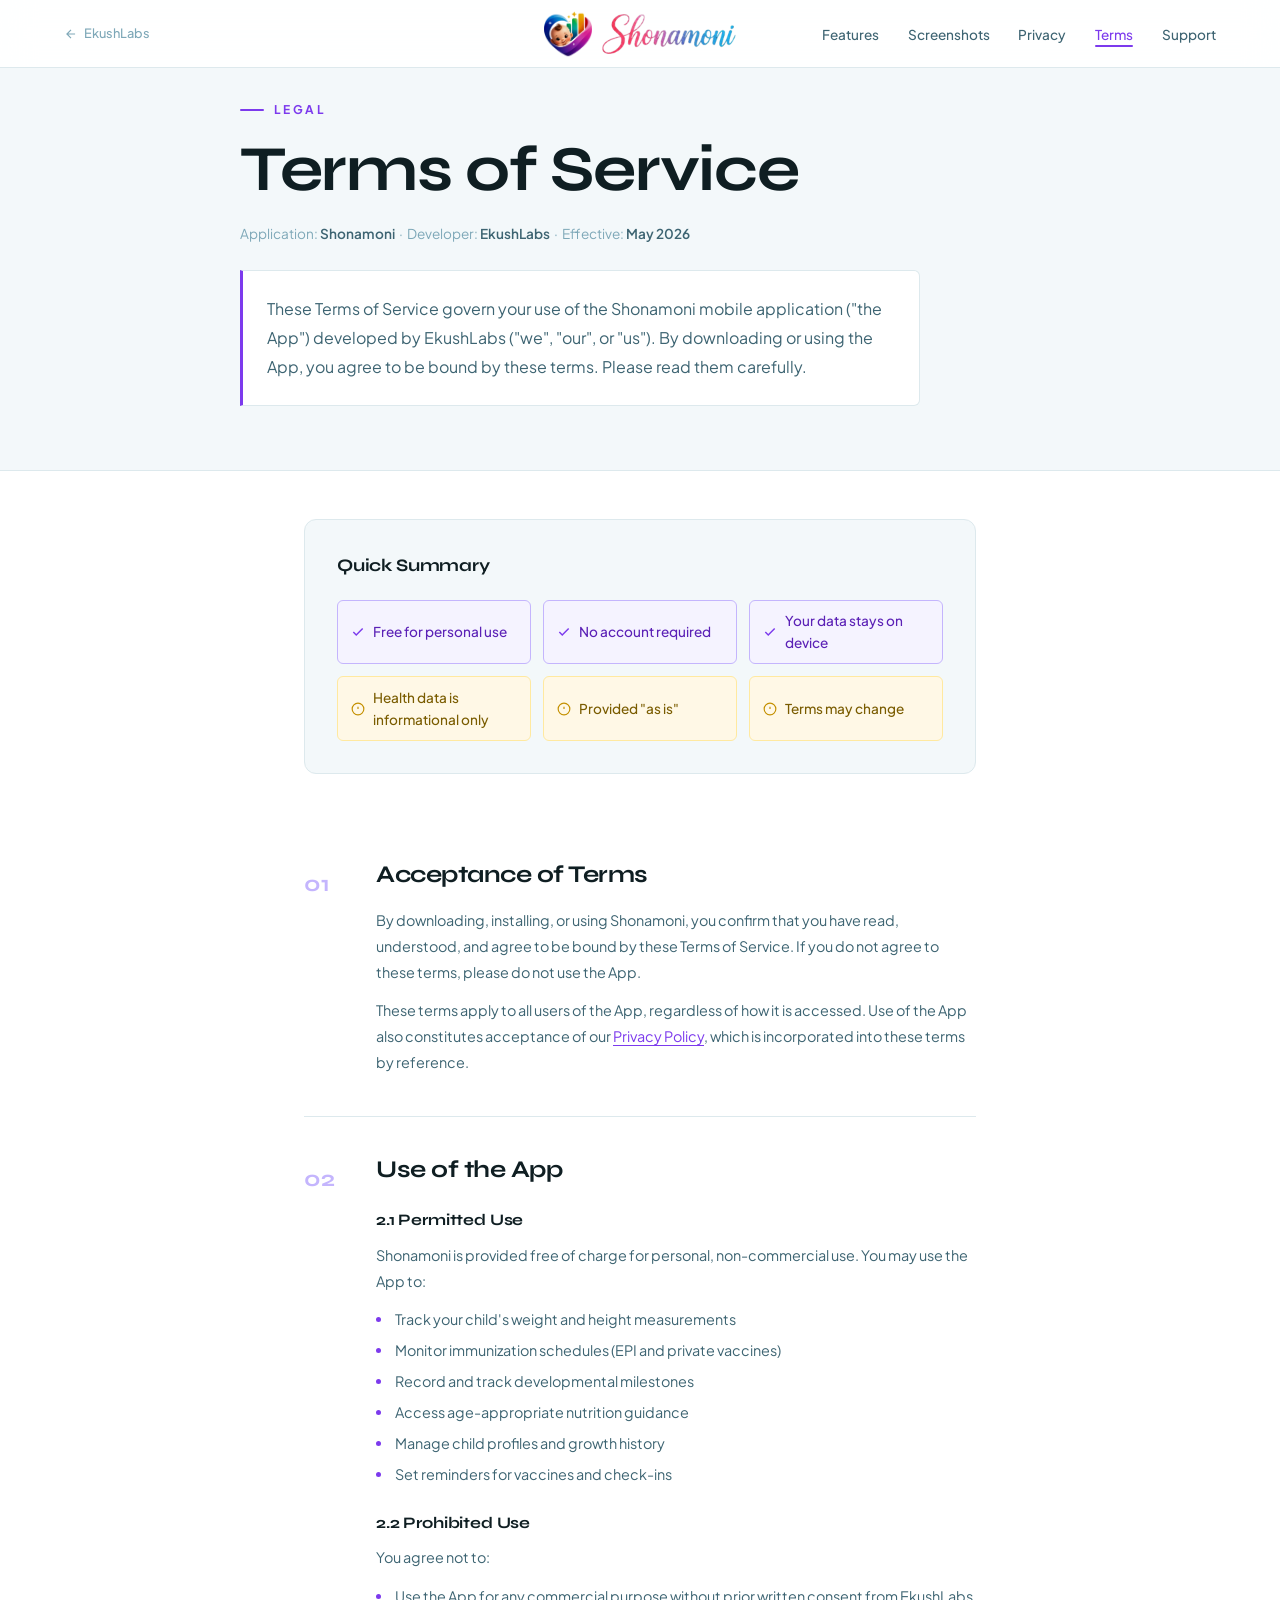
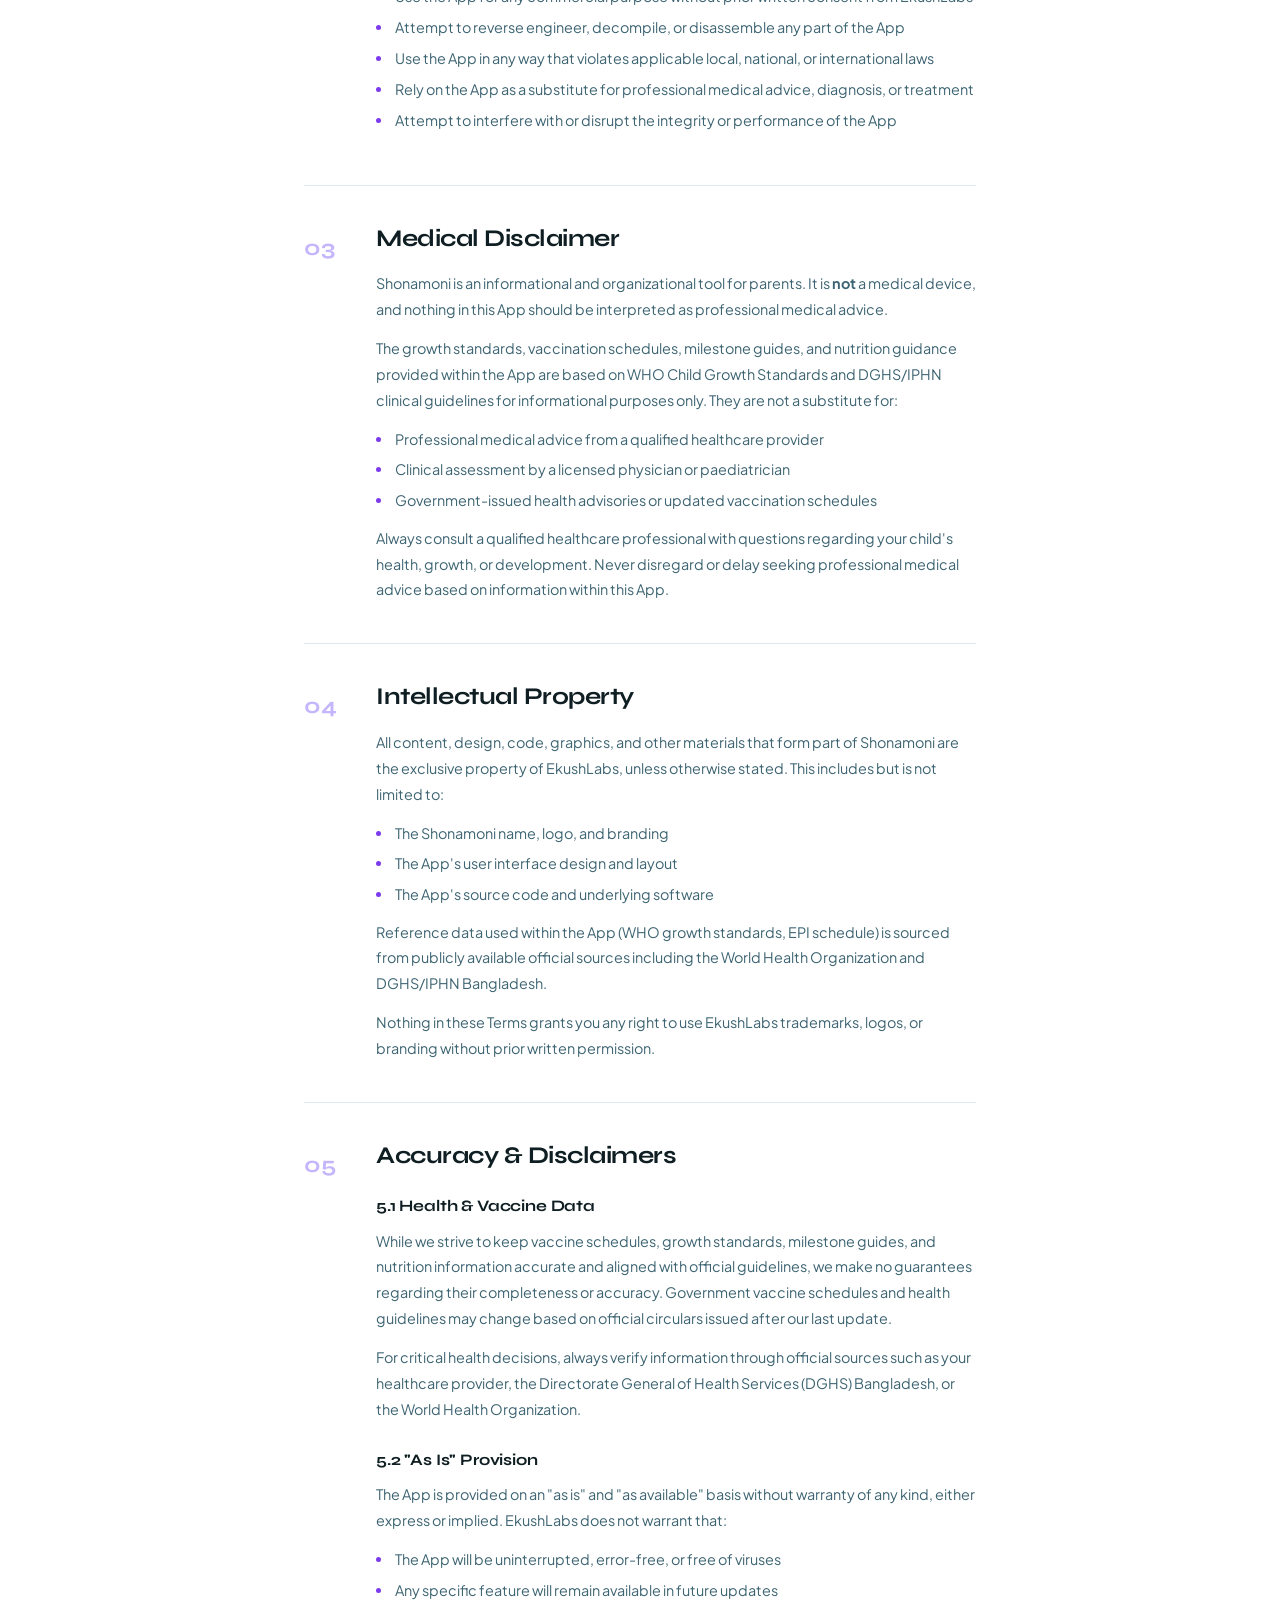
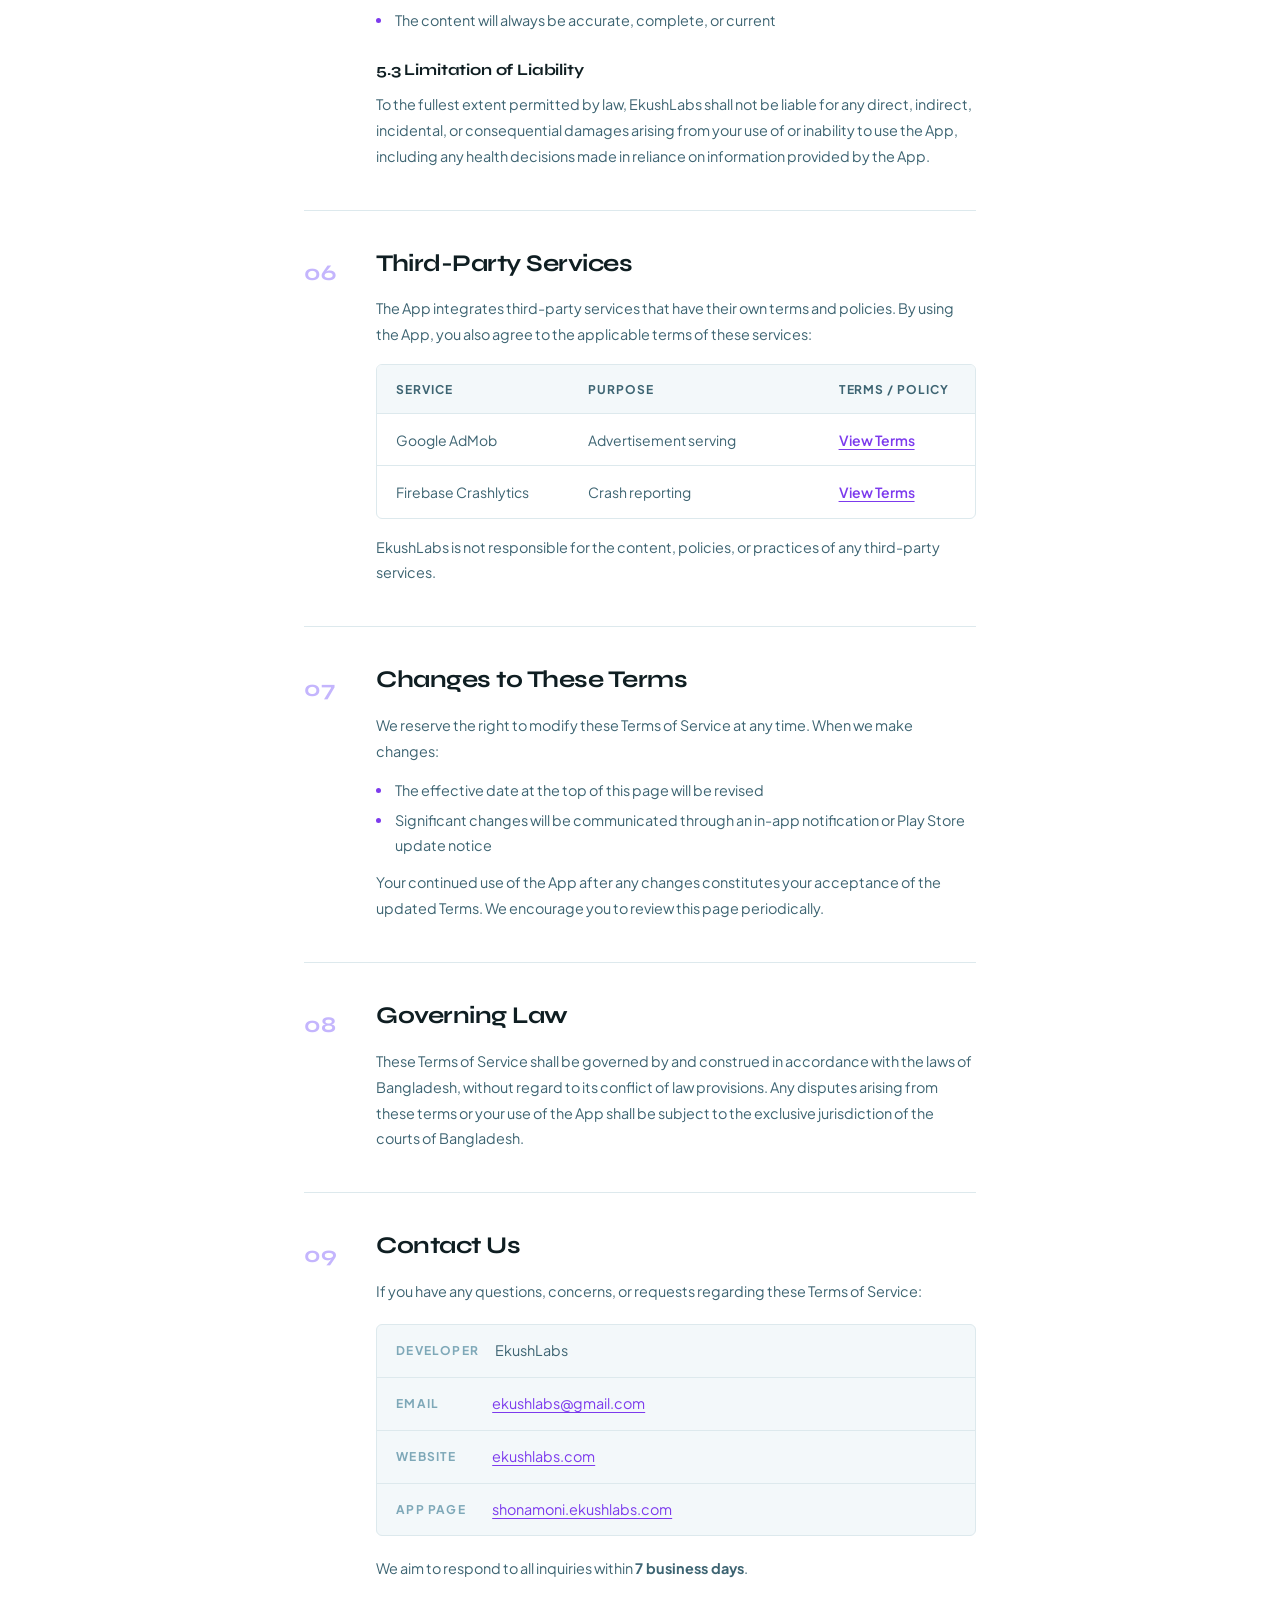
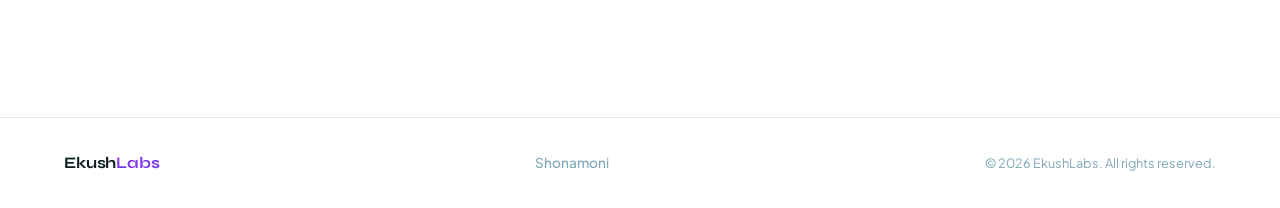
<file: terms.html>
<!DOCTYPE html>
<html lang="en">

<head>
  <meta charset="UTF-8" />
  <meta name="viewport" content="width=device-width, initial-scale=1.0" />

  <!-- ─── SEO ─────────────────────────────────────────────────── -->
  <title>Terms of Service — Shonamoni</title>
  <meta name="description" content="Terms of Service for Shonamoni, developed by EkushLabs." />
  <meta name="robots" content="index, follow" />

  <!-- ─── THEME COLOR ───────────────────────────────────────────── -->
  <meta name="theme-color" content="#7C3AED" />

  <!-- ─── FAVICON ──────────────────────────────────────────────── -->
  <link rel="icon" type="image/png" href="assets/app_logo.png" />
  <link rel="apple-touch-icon" href="assets/app_logo.png" />

  <!-- ─── FONTS ────────────────────────────────────────────────── -->
  <link rel="preconnect" href="https://fonts.googleapis.com" />
  <link rel="preconnect" href="https://fonts.gstatic.com" crossorigin />
  <link
    href="https://fonts.googleapis.com/css2?family=Plus+Jakarta+Sans:wght@300;400;500;600;700&family=Syne:wght@700;800&display=swap"
    rel="stylesheet" />

  <!-- ─── STYLES ───────────────────────────────────────────────── -->
  <link rel="stylesheet" href="css/components.css" />
  <link rel="stylesheet" href="css/privacy.css" />
</head>

<body>

  <!-- ─── NAVBAR ───────────────────────────────────────────────── -->
  <div id="navbar-placeholder"></div>

  <!-- ─── HEADER ───────────────────────────────────────────────── -->
  <header class="policy-header">
    <div class="policy-header-inner">
      <p class="section-label">Legal</p>
      <h1 class="policy-title">Terms of Service</h1>
      <p class="policy-meta">
        Application: <strong>Shonamoni</strong> &nbsp;·&nbsp;
        Developer: <strong>EkushLabs</strong> &nbsp;·&nbsp;
        Effective: <strong id="effective-date"></strong>
      </p>
      <p class="policy-intro">
        These Terms of Service govern your use of the Shonamoni mobile application ("the App") developed by
        EkushLabs ("we", "our", or "us"). By downloading or using the App, you agree to be bound by these terms.
        Please read them carefully.
      </p>
    </div>
  </header>

  <!-- ─── CONTENT ──────────────────────────────────────────────── -->
  <main class="policy-main">
    <div class="policy-container">

      <!-- Quick Summary -->
      <div class="policy-summary">
        <h2 class="summary-title">Quick Summary</h2>
        <div class="summary-grid">
          <div class="summary-item good">
            <svg viewBox="0 0 24 24" fill="none" stroke="currentColor" stroke-width="2.5">
              <polyline points="20 6 9 17 4 12" />
            </svg>
            <span>Free for personal use</span>
          </div>
          <div class="summary-item good">
            <svg viewBox="0 0 24 24" fill="none" stroke="currentColor" stroke-width="2.5">
              <polyline points="20 6 9 17 4 12" />
            </svg>
            <span>No account required</span>
          </div>
          <div class="summary-item good">
            <svg viewBox="0 0 24 24" fill="none" stroke="currentColor" stroke-width="2.5">
              <polyline points="20 6 9 17 4 12" />
            </svg>
            <span>Your data stays on device</span>
          </div>
          <div class="summary-item neutral">
            <svg viewBox="0 0 24 24" fill="none" stroke="currentColor" stroke-width="2">
              <circle cx="12" cy="12" r="10" />
              <line x1="12" y1="8" x2="12" y2="12" />
              <line x1="12" y1="16" x2="12.01" y2="16" />
            </svg>
            <span>Health data is informational only</span>
          </div>
          <div class="summary-item neutral">
            <svg viewBox="0 0 24 24" fill="none" stroke="currentColor" stroke-width="2">
              <circle cx="12" cy="12" r="10" />
              <line x1="12" y1="8" x2="12" y2="12" />
              <line x1="12" y1="16" x2="12.01" y2="16" />
            </svg>
            <span>Provided "as is"</span>
          </div>
          <div class="summary-item neutral">
            <svg viewBox="0 0 24 24" fill="none" stroke="currentColor" stroke-width="2">
              <circle cx="12" cy="12" r="10" />
              <line x1="12" y1="8" x2="12" y2="12" />
              <line x1="12" y1="16" x2="12.01" y2="16" />
            </svg>
            <span>Terms may change</span>
          </div>
        </div>
      </div>

      <!-- 1. Acceptance of Terms -->
      <section class="policy-section">
        <div class="section-number">01</div>
        <div class="section-body">
          <h2>Acceptance of Terms</h2>
          <p>By downloading, installing, or using Shonamoni, you confirm that you have read, understood, and agree
            to be bound by these Terms of Service. If you do not agree to these terms, please do not use the App.</p>
          <p>These terms apply to all users of the App, regardless of how it is accessed. Use of the App also
            constitutes acceptance of our <a href="privacy.html">Privacy Policy</a>, which is incorporated into
            these terms by reference.</p>
        </div>
      </section>

      <!-- 2. Use of the App -->
      <section class="policy-section">
        <div class="section-number">02</div>
        <div class="section-body">
          <h2>Use of the App</h2>
          <h3>2.1 Permitted Use</h3>
          <p>Shonamoni is provided free of charge for personal, non-commercial use. You may use the App to:</p>
          <ul>
            <li>Track your child's weight and height measurements</li>
            <li>Monitor immunization schedules (EPI and private vaccines)</li>
            <li>Record and track developmental milestones</li>
            <li>Access age-appropriate nutrition guidance</li>
            <li>Manage child profiles and growth history</li>
            <li>Set reminders for vaccines and check-ins</li>
          </ul>
          <h3>2.2 Prohibited Use</h3>
          <p>You agree not to:</p>
          <ul>
            <li>Use the App for any commercial purpose without prior written consent from EkushLabs</li>
            <li>Attempt to reverse engineer, decompile, or disassemble any part of the App</li>
            <li>Use the App in any way that violates applicable local, national, or international laws</li>
            <li>Rely on the App as a substitute for professional medical advice, diagnosis, or treatment</li>
            <li>Attempt to interfere with or disrupt the integrity or performance of the App</li>
          </ul>
        </div>
      </section>

      <!-- 3. Medical Disclaimer -->
      <section class="policy-section">
        <div class="section-number">03</div>
        <div class="section-body">
          <h2>Medical Disclaimer</h2>
          <p>Shonamoni is an informational and organizational tool for parents. It is <strong>not</strong> a medical
            device, and nothing in this App should be interpreted as professional medical advice.</p>
          <p>The growth standards, vaccination schedules, milestone guides, and nutrition guidance provided within
            the App are based on WHO Child Growth Standards and DGHS/IPHN clinical guidelines for informational
            purposes only. They are not a substitute for:</p>
          <ul>
            <li>Professional medical advice from a qualified healthcare provider</li>
            <li>Clinical assessment by a licensed physician or paediatrician</li>
            <li>Government-issued health advisories or updated vaccination schedules</li>
          </ul>
          <p>Always consult a qualified healthcare professional with questions regarding your child's health, growth,
            or development. Never disregard or delay seeking professional medical advice based on information within
            this App.</p>
        </div>
      </section>

      <!-- 4. Intellectual Property -->
      <section class="policy-section">
        <div class="section-number">04</div>
        <div class="section-body">
          <h2>Intellectual Property</h2>
          <p>All content, design, code, graphics, and other materials that form part of Shonamoni are the exclusive
            property of EkushLabs, unless otherwise stated. This includes but is not limited to:</p>
          <ul>
            <li>The Shonamoni name, logo, and branding</li>
            <li>The App's user interface design and layout</li>
            <li>The App's source code and underlying software</li>
          </ul>
          <p>Reference data used within the App (WHO growth standards, EPI schedule) is sourced from publicly
            available official sources including the World Health Organization and DGHS/IPHN Bangladesh.</p>
          <p>Nothing in these Terms grants you any right to use EkushLabs trademarks, logos, or branding without
            prior written permission.</p>
        </div>
      </section>

      <!-- 5. Accuracy & Disclaimers -->
      <section class="policy-section">
        <div class="section-number">05</div>
        <div class="section-body">
          <h2>Accuracy &amp; Disclaimers</h2>
          <h3>5.1 Health &amp; Vaccine Data</h3>
          <p>While we strive to keep vaccine schedules, growth standards, milestone guides, and nutrition
            information accurate and aligned with official guidelines, we make no guarantees regarding their
            completeness or accuracy. Government vaccine schedules and health guidelines may change based on
            official circulars issued after our last update.</p>
          <p>For critical health decisions, always verify information through official sources such as your
            healthcare provider, the Directorate General of Health Services (DGHS) Bangladesh, or the World Health
            Organization.</p>
          <h3>5.2 "As Is" Provision</h3>
          <p>The App is provided on an "as is" and "as available" basis without warranty of any kind, either
            express or implied. EkushLabs does not warrant that:</p>
          <ul>
            <li>The App will be uninterrupted, error-free, or free of viruses</li>
            <li>Any specific feature will remain available in future updates</li>
            <li>The content will always be accurate, complete, or current</li>
          </ul>
          <h3>5.3 Limitation of Liability</h3>
          <p>To the fullest extent permitted by law, EkushLabs shall not be liable for any direct, indirect,
            incidental, or consequential damages arising from your use of or inability to use the App, including
            any health decisions made in reliance on information provided by the App.</p>
        </div>
      </section>

      <!-- 6. Third-Party Services -->
      <section class="policy-section">
        <div class="section-number">06</div>
        <div class="section-body">
          <h2>Third-Party Services</h2>
          <p>The App integrates third-party services that have their own terms and policies. By using the App,
            you also agree to the applicable terms of these services:</p>
          <div class="third-party-table">
            <div class="tp-row tp-header">
              <span>Service</span>
              <span>Purpose</span>
              <span>Terms / Policy</span>
            </div>
            <div class="tp-row">
              <span>Google AdMob</span>
              <span>Advertisement serving</span>
              <a href="https://policies.google.com/terms" target="_blank" rel="noopener">View Terms</a>
            </div>
            <div class="tp-row">
              <span>Firebase Crashlytics</span>
              <span>Crash reporting</span>
              <a href="https://firebase.google.com/support/privacy" target="_blank" rel="noopener">View Terms</a>
            </div>
          </div>
          <p>EkushLabs is not responsible for the content, policies, or practices of any third-party services.</p>
        </div>
      </section>

      <!-- 7. Changes to Terms -->
      <section class="policy-section">
        <div class="section-number">07</div>
        <div class="section-body">
          <h2>Changes to These Terms</h2>
          <p>We reserve the right to modify these Terms of Service at any time. When we make changes:</p>
          <ul>
            <li>The effective date at the top of this page will be revised</li>
            <li>Significant changes will be communicated through an in-app notification or Play Store update notice</li>
          </ul>
          <p>Your continued use of the App after any changes constitutes your acceptance of the updated Terms. We
            encourage you to review this page periodically.</p>
        </div>
      </section>

      <!-- 8. Governing Law -->
      <section class="policy-section">
        <div class="section-number">08</div>
        <div class="section-body">
          <h2>Governing Law</h2>
          <p>These Terms of Service shall be governed by and construed in accordance with the laws of Bangladesh,
            without regard to its conflict of law provisions. Any disputes arising from these terms or your use
            of the App shall be subject to the exclusive jurisdiction of the courts of Bangladesh.</p>
        </div>
      </section>

      <!-- 9. Contact -->
      <section class="policy-section">
        <div class="section-number">09</div>
        <div class="section-body">
          <h2>Contact Us</h2>
          <p>If you have any questions, concerns, or requests regarding these Terms of Service:</p>
          <div class="contact-block">
            <div class="contact-row">
              <span class="contact-label">Developer</span>
              <span class="contact-value">EkushLabs</span>
            </div>
            <div class="contact-row">
              <span class="contact-label">Email</span>
              <a href="mailto:ekushlabs@gmail.com" class="contact-value contact-link">ekushlabs@gmail.com</a>
            </div>
            <div class="contact-row">
              <span class="contact-label">Website</span>
              <a href="https://ekushlabs.com" class="contact-value contact-link" target="_blank"
                rel="noopener">ekushlabs.com</a>
            </div>
            <div class="contact-row">
              <span class="contact-label">App Page</span>
              <a href="https://shonamoni.ekushlabs.com" class="contact-value contact-link" target="_blank"
                rel="noopener">shonamoni.ekushlabs.com</a>
            </div>
          </div>
          <p>We aim to respond to all inquiries within <strong>7 business days</strong>.</p>
        </div>
      </section>

    </div>
  </main>

  <!-- ─── FOOTER ───────────────────────────────────────────────── -->
  <div id="footer-placeholder"></div>

  <!-- ─── SCRIPTS ───────────────────────────────────────────────── -->
  <script src="js/components.js" defer></script>
  <script>
    document.getElementById('effective-date').textContent = 'May 2026';
  </script>

</body>

</html>
</file>
<file: css/components.css>
/* ============================================================
   Shonamoni — components.css
   Shared styles for navbar and footer used across all pages.
   Structure:
   1.  Navbar
   2.  Footer
============================================================ */


/* ─── 1. NAVBAR ─────────────────────────────────────────────── */
#navbar {
  position: fixed;
  top: 0;
  left: 0;
  right: 0;
  z-index: 100;
  display: flex;
  align-items: center;
  justify-content: space-between;
  padding: 0 5vw;
  height: 68px;
  background: rgba(255, 255, 255, 0.92);
  backdrop-filter: blur(16px);
  border-bottom: 1px solid var(--border);
  transition: box-shadow var(--transition);
}

#navbar.scrolled {
  box-shadow: var(--shadow-sm);
}

/* Back link */
.nav-back {
  display: flex;
  align-items: center;
  gap: 6px;
  font-family: var(--font-body);
  font-size: 0.8rem;
  font-weight: 500;
  color: var(--text-muted);
  text-decoration: none;
  transition: color var(--transition);
  white-space: nowrap;
}

.nav-back svg {
  width: 14px;
  height: 14px;
  stroke: currentColor;
  flex-shrink: 0;
}

.nav-back:hover {
  color: var(--teal);
}

/* Brand — center */
.nav-brand {
  position: absolute;
  left: 50%;
  transform: translateX(-50%);
  display: flex;
  align-items: center;
  gap: 10px;
  text-decoration: none;
}

.nav-logo {
  height: 48px;
  width: auto;
  object-fit: contain;
  flex-shrink: 0;
}

.nav-title-img {
  height: 40px;
  width: auto;
  object-fit: contain;
}

.nav-name {
  display: flex;
  align-items: center;
}

/* Nav links */
.nav-links {
  display: flex;
  align-items: center;
  gap: 1.8rem;
  list-style: none;
}

.nav-links a {
  font-size: 0.85rem;
  font-weight: 500;
  color: var(--text-secondary);
  text-decoration: none;
  transition: color var(--transition);
  position: relative;
}

.nav-links a::after {
  content: '';
  position: absolute;
  bottom: -4px;
  left: 0;
  width: 0;
  height: 2px;
  background: var(--teal);
  border-radius: 2px;
  transition: width var(--transition);
}

.nav-links a:hover,
.nav-links a.active {
  color: var(--teal);
}

.nav-links a:hover::after,
.nav-links a.active::after {
  width: 100%;
}


/* ─── 2. FOOTER ─────────────────────────────────────────────── */
#footer {
  padding: 2rem 5vw;
  border-top: 1px solid var(--border);
  display: flex;
  align-items: center;
  justify-content: space-between;
  flex-wrap: wrap;
  gap: 1rem;
  background: var(--white);
}

.footer-brand {
  font-family: var(--font-display);
  font-size: 1rem;
  font-weight: 700;
  color: var(--text-primary);
  letter-spacing: -0.01em;
  text-decoration: none;
  transition: opacity var(--transition);
}

.footer-brand:hover {
  opacity: 0.7;
}

.footer-app {
  font-size: 0.85rem;
  font-weight: 500;
  color: var(--text-muted);
}

.footer-copy {
  font-size: 0.8rem;
  color: var(--text-muted);
}


/* ─── RESPONSIVE ────────────────────────────────────────────── */
@media (max-width: 768px) {
  .nav-links {
    display: none;
  }

  #footer {
    flex-direction: column;
    align-items: flex-start;
    gap: 0.5rem;
  }

  .footer-app {
    display: none;
  }
}
</file>
<file: css/style.css>
/* ============================================================
   Shonamoni — style.css
   Structure:
   1.  Variables
   2.  Reset
   3.  Typography
   4.  Layout Helpers
   5.  Hero
   6.  Section Commons
   7.  Features Section
   8.  Screenshots Section
   9.  Coming Soon / Notify Section
   10. Privacy Teaser Section
   11. Support Section
   12. Animations & Reveal
   13. Responsive
============================================================ */


/* ─── 1. VARIABLES ──────────────────────────────────────────── */
:root {
  /* Brand Colors */
  --teal:           #7C3AED;
  --teal-dark:      #5B21B6;
  --teal-light:     #F5F3FF;
  --teal-mid:       #C4B5FD;
  --teal-dim:       rgba(124, 58, 237, 0.1);
  --teal-glow:      rgba(124, 58, 237, 0.25);
  --orange:         #F4A261;
  --orange-dark:    #D4844B;
  --orange-light:   #FEF3EA;
  --orange-mid:     #FBDCC0;

  /* Neutrals */
  --white:          #FFFFFF;
  --off-white:      #FAFCFD;
  --surface:        #F3F8FA;
  --border:         #DDE9ED;
  --text-primary:   #0F1E22;
  --text-secondary: #3D6472;
  --text-muted:     #7EA8B8;

  /* Typography */
  --font-display:   'Syne', sans-serif;
  --font-body:      'Plus Jakarta Sans', sans-serif;

  /* Misc */
  --radius-sm:      6px;
  --radius:         12px;
  --radius-lg:      20px;
  --transition:     0.3s cubic-bezier(0.4, 0, 0.2, 1);
  --shadow-sm:      0 2px 8px rgba(124, 58, 237, 0.08);
  --shadow:         0 8px 32px rgba(124, 58, 237, 0.12);
  --shadow-lg:      0 24px 64px rgba(124, 58, 237, 0.16);
}


/* ─── 2. RESET ──────────────────────────────────────────────── */
*,
*::before,
*::after {
  box-sizing: border-box;
  margin: 0;
  padding: 0;
}

html { scroll-behavior: smooth; }

body {
  background: var(--white);
  color: var(--text-primary);
  font-family: var(--font-body);
  font-weight: 400;
  line-height: 1.6;
  overflow-x: hidden;
}

img { display: block; max-width: 100%; }
a { color: inherit; text-decoration: none; }
ul { list-style: none; }


/* ─── 3. TYPOGRAPHY ─────────────────────────────────────────── */
h1, h2, h3, h4 {
  font-family: var(--font-display);
  font-weight: 700;
  line-height: 1.1;
}


/* ─── 4. LAYOUT HELPERS ─────────────────────────────────────── */
.accent { color: var(--teal); }

.center { text-align: center; }

.center.section-label { justify-content: center; }

.center.section-label::before { display: none; }


/* ─── 5. HERO ───────────────────────────────────────────────── */
#hero {
  min-height: 100vh;
  display: grid;
  grid-template-columns: 1fr 1fr;
  align-items: center;
  gap: 4rem;
  padding: 100px 5vw 60px;
  background: var(--off-white);
  position: relative;
  overflow: hidden;
}

.hero-bg-shape {
  position: absolute;
  top: -200px;
  right: -200px;
  width: 600px;
  height: 600px;
  background: radial-gradient(ellipse, var(--teal-mid) 0%, transparent 70%);
  pointer-events: none;
  opacity: 0.5;
}

.hero-bg-shape-2 {
  position: absolute;
  bottom: -100px;
  left: -100px;
  width: 400px;
  height: 400px;
  background: radial-gradient(ellipse, var(--orange-light) 0%, transparent 70%);
  pointer-events: none;
}

.hero-content {
  position: relative;
  z-index: 1;
  animation: fadeUp 0.8s ease both;
}

.hero-badge {
  display: inline-flex;
  align-items: center;
  gap: 8px;
  font-size: 0.78rem;
  font-weight: 600;
  color: var(--orange-dark);
  background: var(--orange-light);
  border: 1px solid var(--orange-mid);
  padding: 6px 14px;
  border-radius: 100px;
  margin-bottom: 1.5rem;
  letter-spacing: 0.02em;
}

.badge-dot {
  width: 6px;
  height: 6px;
  border-radius: 50%;
  background: var(--orange);
  animation: pulse 2s infinite;
  flex-shrink: 0;
}

.hero-title {
  font-size: clamp(2.2rem, 5vw, 3.8rem);
  line-height: 1.1;
  color: var(--text-primary);
  margin-bottom: 1.5rem;
  letter-spacing: -0.02em;
}

.hero-tagline {
  font-size: 1rem;
  color: var(--text-secondary);
  line-height: 1.75;
  max-width: 480px;
  margin-bottom: 2.5rem;
  font-weight: 400;
}

.hero-actions {
  display: flex;
  align-items: center;
  gap: 1rem;
  flex-wrap: wrap;
  margin-bottom: 3rem;
}

.hero-stats {
  display: flex;
  align-items: center;
  gap: 2rem;
  padding-top: 2rem;
  border-top: 1px solid var(--border);
}

.hero-stat { display: flex; flex-direction: column; }

.stat-num {
  font-family: var(--font-display);
  font-size: 1.6rem;
  font-weight: 700;
  color: var(--teal);
  line-height: 1;
}

.stat-label {
  font-size: 0.75rem;
  color: var(--text-muted);
  font-weight: 500;
  margin-top: 4px;
}

.stat-divider {
  width: 1px;
  height: 36px;
  background: var(--border);
  flex-shrink: 0;
}

/* Coming-soon button */
.btn-coming-soon {
  display: inline-flex;
  align-items: center;
  gap: 12px;
  background: var(--teal);
  color: var(--white);
  padding: 12px 24px;
  border-radius: var(--radius);
  opacity: 0.85;
  cursor: default;
}

.btn-coming-soon svg {
  width: 18px;
  height: 18px;
  flex-shrink: 0;
}

.btn-text { display: flex; flex-direction: column; align-items: flex-start; }

.btn-sub {
  font-size: 0.65rem;
  font-weight: 400;
  opacity: 0.85;
  line-height: 1;
}

.btn-main {
  font-size: 0.95rem;
  font-weight: 700;
  line-height: 1.2;
}

.btn-secondary {
  display: inline-flex;
  align-items: center;
  gap: 8px;
  font-size: 0.9rem;
  font-weight: 600;
  color: var(--text-secondary);
  padding: 12px 20px;
  border: 1px solid var(--border);
  border-radius: var(--radius);
  background: var(--white);
  transition: all var(--transition);
}

.btn-secondary svg { width: 16px; height: 16px; stroke: currentColor; }

.btn-secondary:hover {
  border-color: var(--teal);
  color: var(--teal);
  background: var(--teal-light);
}

/* Phone mockup */
.hero-phone {
  position: relative;
  z-index: 1;
  display: flex;
  justify-content: center;
  animation: fadeUp 0.8s 0.2s ease both;
}

.phone-mockup {
  width: 260px;
  height: 576px;
  background: var(--text-primary);
  border-radius: 30px;
  padding: 6px;
  box-shadow: var(--shadow-lg), 0 0 0 1px rgba(0, 0, 0, 0.1);
  position: relative;
}

.phone-mockup::before {
  content: '';
  position: absolute;
  top: 16px;
  left: 50%;
  transform: translateX(-50%);
  width: 80px;
  height: 6px;
  background: rgba(255, 255, 255, 0.15);
  border-radius: 100px;
  z-index: 2;
}

.phone-screen {
  width: 100%;
  height: 100%;
  background: var(--surface);
  border-radius: 24px;
  overflow: hidden;
  display: flex;
  align-items: center;
  justify-content: center;
}

.phone-screen img {
  width: 100%;
  height: 100%;
  object-fit: cover;
  display: block;
}

.phone-placeholder {
  display: flex;
  align-items: center;
  justify-content: center;
  width: 64px;
  height: 64px;
  color: var(--teal-mid);
}

.phone-placeholder svg { width: 48px; height: 48px; stroke: var(--teal-mid); }

.phone-screen img ~ .phone-placeholder { display: none; }


/* ─── 6. SECTION COMMONS ────────────────────────────────────── */
section { padding: 100px 5vw; }

.section-header { margin-bottom: 4rem; max-width: 600px; }

.section-label {
  font-size: 0.75rem;
  font-weight: 700;
  letter-spacing: 0.2em;
  text-transform: uppercase;
  color: var(--teal);
  margin-bottom: 1rem;
  display: flex;
  align-items: center;
  gap: 10px;
}

.section-label::before {
  content: '';
  display: inline-block;
  width: 24px;
  height: 2px;
  background: var(--teal);
  border-radius: 2px;
  flex-shrink: 0;
}

.section-title {
  font-size: clamp(2rem, 4vw, 3rem);
  color: var(--text-primary);
  line-height: 1.15;
  letter-spacing: -0.02em;
}

.section-subtitle {
  font-size: 1rem;
  color: var(--text-secondary);
  line-height: 1.7;
  margin-top: 1rem;
}


/* ─── 7. FEATURES SECTION ───────────────────────────────────── */
#features { background: var(--surface); }

.features-grid {
  display: grid;
  grid-template-columns: repeat(3, 1fr);
  gap: 1.5rem;
}

.feature-card {
  background: var(--white);
  border: 1px solid var(--border);
  border-radius: var(--radius);
  padding: 2rem;
  transition: all var(--transition);
}

.feature-card:hover {
  border-color: var(--teal-mid);
  box-shadow: var(--shadow);
  transform: translateY(-3px);
}

.feature-icon {
  width: 44px;
  height: 44px;
  background: var(--teal-dim);
  border-radius: var(--radius-sm);
  display: flex;
  align-items: center;
  justify-content: center;
  margin-bottom: 1.2rem;
}

.feature-icon svg {
  width: 20px;
  height: 20px;
  stroke: var(--teal);
  fill: none;
}

.feature-title {
  font-family: var(--font-display);
  font-size: 1.05rem;
  font-weight: 700;
  color: var(--text-primary);
  margin-bottom: 0.6rem;
  letter-spacing: -0.01em;
}

.feature-desc {
  font-size: 0.875rem;
  color: var(--text-secondary);
  line-height: 1.7;
}


/* ─── 8. SCREENSHOTS SECTION ────────────────────────────────── */
#screenshots { background: var(--white); overflow: hidden; }

.screenshots-row {
  display: flex;
  gap: 2rem;
  overflow-x: auto;
  padding-bottom: 1.5rem;
  scrollbar-width: none;
  align-items: flex-start;
}

.screenshots-row::-webkit-scrollbar { display: none; }

.screenshot-item {
  display: flex;
  flex-direction: column;
  align-items: center;
  gap: 1.2rem;
  flex-shrink: 0;
}

.screenshot-phone {
  width: 200px;
  height: 432px;
  background: var(--text-primary);
  border-radius: 32px;
  padding: 10px;
  box-shadow: var(--shadow-lg), 0 0 0 1px rgba(0, 0, 0, 0.08);
  position: relative;
  flex-shrink: 0;
}

.screenshot-phone::before {
  content: '';
  position: absolute;
  top: 12px;
  left: 50%;
  transform: translateX(-50%);
  width: 60px;
  height: 5px;
  background: rgba(255, 255, 255, 0.15);
  border-radius: 100px;
  z-index: 2;
}

.screenshot-phone-inner {
  width: 100%;
  height: 100%;
  border-radius: 24px;
  overflow: hidden;
  background: var(--surface);
}

.screenshot-phone-inner img {
  width: 100%;
  height: 100%;
  object-fit: cover;
  object-position: top;
  display: block;
}

.screenshot-caption {
  font-family: var(--font-display);
  font-size: 1rem;
  font-weight: 700;
  color: var(--text-primary);
  letter-spacing: -0.01em;
  text-align: center;
}

.screenshot-desc {
  font-size: 0.8rem;
  color: var(--text-muted);
  text-align: center;
  max-width: 180px;
  line-height: 1.5;
}


/* ─── 9. COMING SOON / NOTIFY SECTION ───────────────────────── */
#notify {
  background: var(--teal);
  text-align: center;
  padding: 80px 5vw;
}

.notify-inner { max-width: 540px; margin: 0 auto; }

.notify-badge {
  display: inline-block;
  font-size: 0.7rem;
  font-weight: 700;
  letter-spacing: 0.2em;
  text-transform: uppercase;
  color: var(--teal);
  background: var(--white);
  padding: 5px 14px;
  border-radius: 100px;
  margin-bottom: 1.5rem;
}

.notify-title {
  font-family: var(--font-display);
  font-size: clamp(1.8rem, 4vw, 2.6rem);
  color: var(--white);
  margin-bottom: 1rem;
  letter-spacing: -0.02em;
}

.notify-sub {
  font-size: 1rem;
  color: rgba(255, 255, 255, 0.78);
  margin-bottom: 2.5rem;
  line-height: 1.7;
}

.btn-notify {
  display: inline-flex;
  align-items: center;
  gap: 10px;
  font-size: 0.95rem;
  font-weight: 700;
  color: var(--teal);
  background: var(--white);
  padding: 14px 32px;
  border-radius: var(--radius);
  transition: all var(--transition);
  box-shadow: 0 4px 16px rgba(0, 0, 0, 0.12);
}

.btn-notify svg { width: 16px; height: 16px; flex-shrink: 0; }

.btn-notify:hover {
  background: var(--teal-light);
  transform: translateY(-2px);
  box-shadow: 0 8px 24px rgba(0, 0, 0, 0.15);
}


/* ─── 10. PRIVACY TEASER SECTION ────────────────────────────── */
#privacy { background: var(--surface); }

.privacy-teaser {
  display: grid;
  grid-template-columns: 1fr 1fr;
  gap: 4rem;
  align-items: center;
}

.privacy-teaser-desc {
  font-size: 0.95rem;
  color: var(--text-secondary);
  line-height: 1.8;
  margin: 1rem 0 2rem;
}

.btn-privacy {
  display: inline-flex;
  align-items: center;
  gap: 8px;
  font-size: 0.9rem;
  font-weight: 600;
  color: var(--teal);
  background: var(--teal-light);
  border: 1px solid var(--teal-mid);
  padding: 14px 28px;
  border-radius: var(--radius);
  transition: all var(--transition);
}

.btn-privacy svg {
  width: 16px;
  height: 16px;
  stroke: currentColor;
  transition: transform var(--transition);
}

.btn-privacy:hover {
  background: var(--teal);
  color: var(--white);
  border-color: var(--teal);
  box-shadow: var(--shadow);
}

.btn-privacy:hover svg { transform: translateX(4px); }

.privacy-teaser-right {
  display: flex;
  flex-direction: column;
  gap: 0.75rem;
}

.privacy-pill {
  display: flex;
  align-items: center;
  gap: 10px;
  font-size: 0.875rem;
  font-weight: 500;
  padding: 0.75rem 1rem;
  border-radius: var(--radius-sm);
}

.privacy-pill svg { width: 14px; height: 14px; flex-shrink: 0; }

.privacy-pill.good {
  background: var(--teal-light);
  color: var(--teal-dark);
  border: 1px solid var(--teal-mid);
}

.privacy-pill.good svg { stroke: var(--teal); }

.privacy-pill.neutral {
  background: #FFF8E6;
  color: #7A5C00;
  border: 1px solid #FFE9A0;
}

.privacy-pill.neutral svg { stroke: #C49000; }


/* ─── 11. SUPPORT SECTION ───────────────────────────────────── */
#support { background: var(--white); text-align: center; }

.support-inner { max-width: 500px; margin: 0 auto; }

.support-sub {
  font-size: 1rem;
  color: var(--text-secondary);
  line-height: 1.7;
  margin-top: 1rem;
  margin-bottom: 2.5rem;
}

.contact-email {
  display: inline-flex;
  align-items: center;
  gap: 10px;
  font-size: 0.95rem;
  font-weight: 600;
  color: var(--teal);
  background: var(--teal-light);
  border: 1px solid var(--teal-mid);
  padding: 16px 32px;
  border-radius: var(--radius);
  transition: all var(--transition);
}

.contact-email svg { width: 16px; height: 16px; stroke: currentColor; fill: none; }

.contact-email:hover {
  background: var(--teal);
  color: var(--white);
  border-color: var(--teal);
  box-shadow: var(--shadow);
  transform: translateY(-2px);
}


/* ─── 12. ANIMATIONS & REVEAL ───────────────────────────────── */
@keyframes fadeUp {
  from { opacity: 0; transform: translateY(24px); }
  to   { opacity: 1; transform: translateY(0);     }
}

@keyframes pulse {
  0%, 100% { opacity: 1; transform: scale(1);   }
  50%       { opacity: 0.5; transform: scale(1.3); }
}

.reveal {
  opacity: 0;
  transform: translateY(28px);
  transition: opacity 0.7s ease, transform 0.7s ease;
}

.reveal.visible {
  opacity: 1;
  transform: translateY(0);
}


/* ─── 13. RESPONSIVE ────────────────────────────────────────── */
@media (max-width: 900px) {
  #hero {
    grid-template-columns: 1fr;
    text-align: center;
    padding-top: 100px;
  }

  .hero-tagline { margin: 0 auto 2.5rem; }
  .hero-actions { justify-content: center; }
  .hero-stats   { justify-content: center; }
  .hero-phone   { display: none; }

  .features-grid { grid-template-columns: repeat(2, 1fr); }

  .privacy-teaser {
    grid-template-columns: 1fr;
    gap: 2rem;
  }
}

@media (max-width: 600px) {
  .features-grid { grid-template-columns: 1fr; }
}
</file>
<file: css/privacy.css>
/* ============================================================
   Shonamoni — privacy.css
   Structure:
   1.  Variables (extends components.css)
   2.  Page Base
   3.  Header
   4.  Policy Container
   5.  Quick Summary
   6.  Policy Sections
   7.  Third Party Table
   8.  Permissions List
   9.  Contact Block
   10. Responsive
============================================================ */


/* ─── 1. VARIABLES ──────────────────────────────────────────── */
:root {
  --teal:           #7C3AED;
  --teal-dark:      #5B21B6;
  --teal-light:     #F5F3FF;
  --teal-mid:       #C4B5FD;
  --teal-dim:       rgba(124, 58, 237, 0.1);
  --orange:         #F4A261;
  --orange-dark:    #D4844B;
  --orange-light:   #FEF3EA;
  --orange-mid:     #FBDCC0;

  --white:          #FFFFFF;
  --off-white:      #FAFCFD;
  --surface:        #F3F8FA;
  --border:         #DDE9ED;
  --text-primary:   #0F1E22;
  --text-secondary: #3D6472;
  --text-muted:     #7EA8B8;

  --font-display:   'Syne', sans-serif;
  --font-body:      'Plus Jakarta Sans', sans-serif;

  --radius-sm:      6px;
  --radius:         12px;
  --transition:     0.3s cubic-bezier(0.4, 0, 0.2, 1);
  --shadow-sm:      0 2px 8px rgba(124, 58, 237, 0.08);
  --shadow:         0 8px 32px rgba(124, 58, 237, 0.12);
}


/* ─── 2. PAGE BASE ──────────────────────────────────────────── */
*,
*::before,
*::after { box-sizing: border-box; margin: 0; padding: 0; }

html { scroll-behavior: smooth; }

body {
  background: var(--white);
  color: var(--text-primary);
  font-family: var(--font-body);
  font-weight: 400;
  line-height: 1.6;
  overflow-x: hidden;
}

a { color: inherit; text-decoration: none; }
ul { list-style: none; }

.section-label {
  font-size: 0.75rem;
  font-weight: 700;
  letter-spacing: 0.2em;
  text-transform: uppercase;
  color: var(--teal);
  margin-bottom: 1rem;
  display: flex;
  align-items: center;
  gap: 10px;
}

.section-label::before {
  content: '';
  display: inline-block;
  width: 24px;
  height: 2px;
  background: var(--teal);
  border-radius: 2px;
  flex-shrink: 0;
}


/* ─── 3. HEADER ─────────────────────────────────────────────── */
.policy-header {
  background: var(--surface);
  border-bottom: 1px solid var(--border);
  padding: 100px 5vw 4rem;
}

.policy-header-inner { max-width: 800px; margin: 0 auto; }

.policy-title {
  font-family: var(--font-display);
  font-size: clamp(2.5rem, 6vw, 4rem);
  color: var(--text-primary);
  letter-spacing: -0.02em;
  margin-bottom: 1rem;
  font-weight: 700;
  line-height: 1.1;
}

.policy-meta {
  font-size: 0.85rem;
  color: var(--text-muted);
  margin-bottom: 1.5rem;
  line-height: 1.8;
}

.policy-meta strong { color: var(--text-secondary); font-weight: 600; }

.policy-intro {
  font-size: 1rem;
  color: var(--text-secondary);
  line-height: 1.8;
  max-width: 680px;
  padding: 1.5rem;
  background: var(--white);
  border: 1px solid var(--border);
  border-left: 3px solid var(--teal);
  border-radius: 0 var(--radius-sm) var(--radius-sm) 0;
}


/* ─── 4. POLICY CONTAINER ───────────────────────────────────── */
.policy-main { padding: 0; }

.policy-container {
  max-width: 800px;
  margin: 0 auto;
  padding: 3rem 5vw 6rem;
}


/* ─── 5. QUICK SUMMARY ──────────────────────────────────────── */
.policy-summary {
  background: var(--surface);
  border: 1px solid var(--border);
  border-radius: var(--radius);
  padding: 2rem;
  margin-bottom: 3rem;
}

.summary-title {
  font-family: var(--font-display);
  font-size: 1.1rem;
  font-weight: 700;
  color: var(--text-primary);
  margin-bottom: 1.2rem;
  letter-spacing: -0.01em;
}

.summary-grid {
  display: grid;
  grid-template-columns: repeat(3, 1fr);
  gap: 0.75rem;
}

.summary-item {
  display: flex;
  align-items: center;
  gap: 8px;
  font-size: 0.85rem;
  font-weight: 500;
  padding: 0.6rem 0.8rem;
  border-radius: var(--radius-sm);
}

.summary-item svg { width: 14px; height: 14px; flex-shrink: 0; }

.summary-item.good {
  background: var(--teal-light);
  color: var(--teal-dark);
  border: 1px solid var(--teal-mid);
}

.summary-item.good svg { stroke: var(--teal); }

.summary-item.neutral {
  background: #FFF8E6;
  color: #7A5C00;
  border: 1px solid #FFE9A0;
}

.summary-item.neutral svg { stroke: #C49000; }


/* ─── 6. POLICY SECTIONS ────────────────────────────────────── */
.policy-section {
  display: grid;
  grid-template-columns: 48px 1fr;
  gap: 1.5rem;
  padding: 2.5rem 0;
  border-bottom: 1px solid var(--border);
}

.policy-section:last-child { border-bottom: none; }

.section-number {
  font-family: var(--font-display);
  font-size: 1.4rem;
  color: var(--teal-mid);
  font-weight: 700;
  letter-spacing: 0.02em;
  padding-top: 4px;
}

.section-body h2 {
  font-family: var(--font-display);
  font-size: 1.5rem;
  font-weight: 700;
  color: var(--text-primary);
  letter-spacing: -0.02em;
  margin-bottom: 1.2rem;
  line-height: 1.1;
}

.section-body h3 {
  font-family: var(--font-display);
  font-size: 1rem;
  font-weight: 700;
  color: var(--text-primary);
  letter-spacing: -0.01em;
  margin-top: 1.5rem;
  margin-bottom: 0.6rem;
}

.section-body p {
  font-size: 0.9rem;
  color: var(--text-secondary);
  line-height: 1.8;
  margin-bottom: 0.8rem;
}

.section-body p:last-child { margin-bottom: 0; }

.section-body ul {
  margin: 0.6rem 0 0.8rem 0;
  display: flex;
  flex-direction: column;
  gap: 0.4rem;
}

.section-body ul li {
  font-size: 0.9rem;
  color: var(--text-secondary);
  line-height: 1.7;
  padding-left: 1.2rem;
  position: relative;
}

.section-body ul li::before {
  content: '';
  position: absolute;
  left: 0;
  top: 10px;
  width: 5px;
  height: 5px;
  border-radius: 50%;
  background: var(--teal);
}

.section-body a {
  color: var(--teal);
  text-decoration: underline;
  text-underline-offset: 3px;
  transition: opacity var(--transition);
}

.section-body a:hover { opacity: 0.75; }

.contact-box {
  display: inline-flex;
  align-items: center;
  gap: 10px;
  background: var(--teal-light);
  border: 1px solid var(--teal-mid);
  padding: 12px 20px;
  border-radius: var(--radius-sm);
  margin: 1rem 0;
}

.contact-box svg { width: 16px; height: 16px; stroke: var(--teal); flex-shrink: 0; }

.contact-box a { font-weight: 600; color: var(--teal); font-size: 0.9rem; }


/* ─── 7. THIRD PARTY TABLE ──────────────────────────────────── */
.third-party-table {
  border: 1px solid var(--border);
  border-radius: var(--radius-sm);
  overflow: hidden;
  margin: 1rem 0;
  font-size: 0.875rem;
}

.tp-row {
  display: grid;
  grid-template-columns: 1.5fr 2fr 1fr;
  gap: 1rem;
  padding: 0.9rem 1.2rem;
  border-bottom: 1px solid var(--border);
  align-items: center;
}

.tp-row:last-child { border-bottom: none; }

.tp-header {
  background: var(--surface);
  font-weight: 700;
  font-size: 0.75rem;
  letter-spacing: 0.08em;
  text-transform: uppercase;
  color: var(--text-muted);
}

.tp-row span { color: var(--text-secondary); }

.tp-row a {
  color: var(--teal);
  font-weight: 600;
  text-decoration: underline;
  text-underline-offset: 3px;
}


/* ─── 8. PERMISSIONS LIST ───────────────────────────────────── */
.permissions-list {
  display: flex;
  flex-direction: column;
  gap: 1rem;
  margin: 1rem 0;
}

.permission-item {
  display: flex;
  gap: 1rem;
  padding: 1.2rem;
  background: var(--surface);
  border: 1px solid var(--border);
  border-radius: var(--radius-sm);
  align-items: flex-start;
}

.permission-icon {
  width: 36px;
  height: 36px;
  min-width: 36px;
  background: var(--teal-dim);
  border-radius: var(--radius-sm);
  display: flex;
  align-items: center;
  justify-content: center;
}

.permission-icon svg { width: 16px; height: 16px; stroke: var(--teal); }

.permission-text h4 {
  font-family: var(--font-display);
  font-size: 0.9rem;
  font-weight: 700;
  color: var(--text-primary);
  margin-bottom: 0.3rem;
}

.permission-text p {
  font-size: 0.85rem;
  color: var(--text-secondary);
  line-height: 1.7;
  margin: 0;
}


/* ─── 9. CONTACT BLOCK ──────────────────────────────────────── */
.contact-block {
  background: var(--surface);
  border: 1px solid var(--border);
  border-radius: var(--radius-sm);
  overflow: hidden;
  margin: 1.2rem 0;
}

.contact-row {
  display: flex;
  align-items: center;
  gap: 1rem;
  padding: 0.9rem 1.2rem;
  border-bottom: 1px solid var(--border);
}

.contact-row:last-child { border-bottom: none; }

.contact-label {
  font-size: 0.75rem;
  font-weight: 700;
  letter-spacing: 0.1em;
  text-transform: uppercase;
  color: var(--text-muted);
  min-width: 80px;
}

.contact-value { font-size: 0.9rem; color: var(--text-secondary); }

.contact-link {
  color: var(--teal);
  text-decoration: underline;
  text-underline-offset: 3px;
  transition: opacity var(--transition);
}

.contact-link:hover { opacity: 0.75; }


/* ─── 10. RESPONSIVE ────────────────────────────────────────── */
@media (max-width: 700px) {
  .summary-grid { grid-template-columns: 1fr 1fr; }

  .policy-section {
    grid-template-columns: 1fr;
    gap: 0.5rem;
  }

  .section-number {
    font-size: 0.75rem;
    color: var(--teal);
    letter-spacing: 0.2em;
  }

  .tp-row { grid-template-columns: 1fr 1fr; gap: 0.5rem; }

  .tp-row span:nth-child(2),
  .tp-header span:nth-child(2) { display: none; }
}

@media (max-width: 480px) {
  .summary-grid { grid-template-columns: 1fr; }
}
</file>
